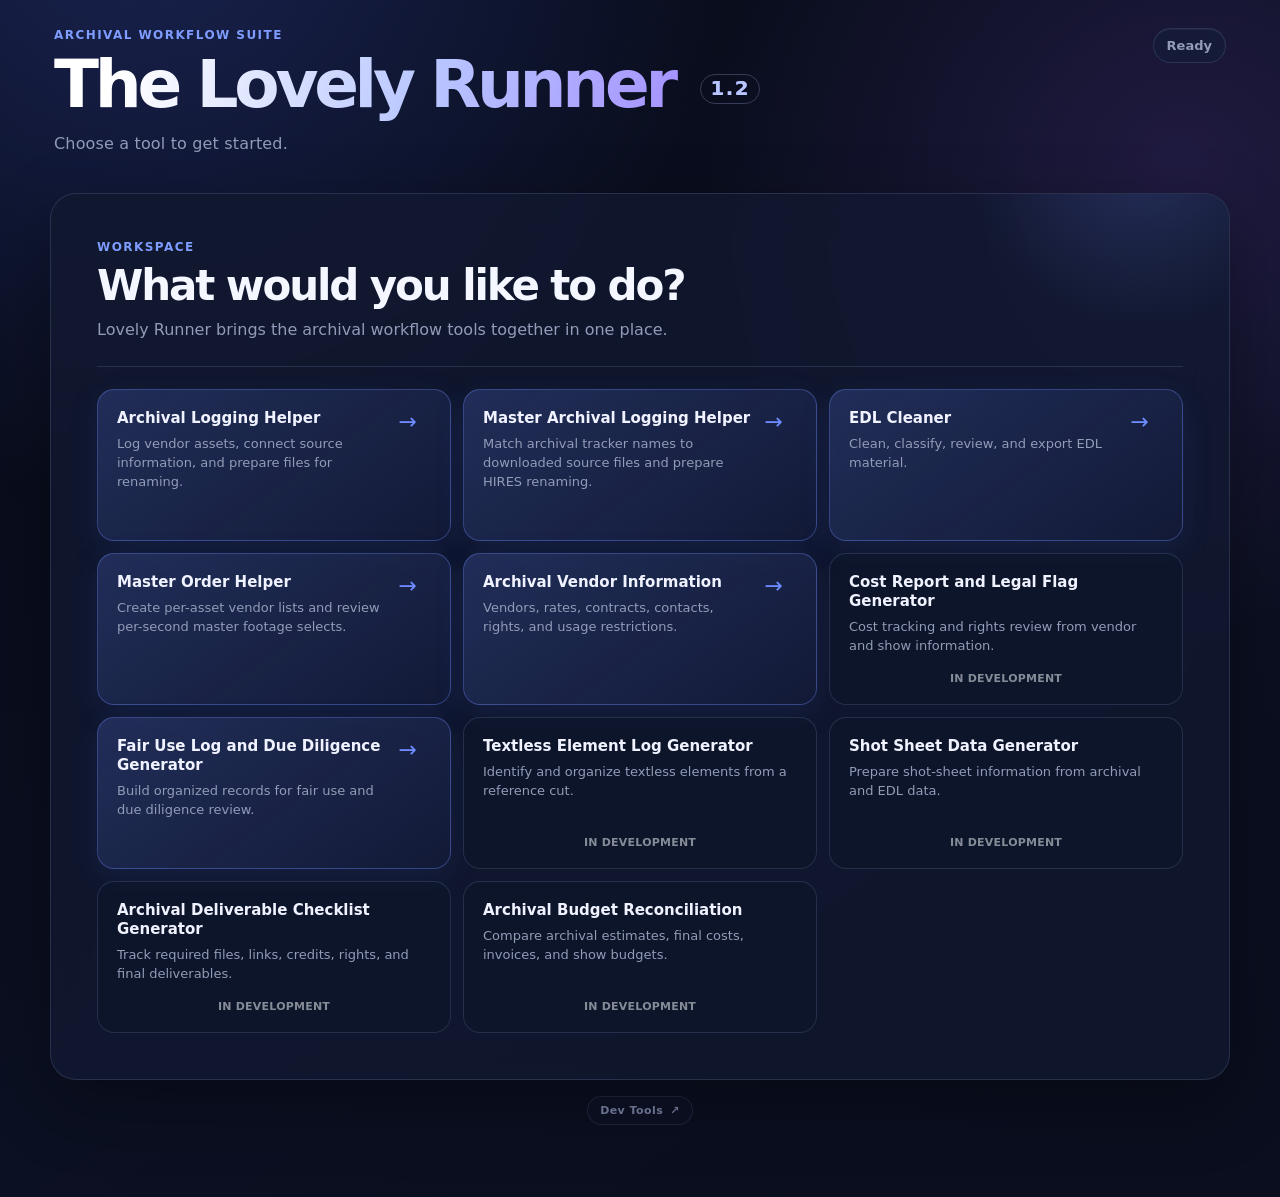
<file: index.html>
<!doctype html>
<html lang="en">
<head>
  <meta charset="utf-8">
  <meta name="viewport" content="width=device-width, initial-scale=1">
  <title>The Lovely Runner</title>
  <link rel="stylesheet" href="style.css">
</head>
<body>
  <main class="app-shell">
    <header class="hero">
      <div>
        <div class="eyebrow">ARCHIVAL WORKFLOW SUITE</div>
        <h1>The Lovely Runner <span class="version-tag">1.2</span></h1>
        <p>Choose a tool to get started.</p>
      </div>
      <div class="status-pill">Ready</div>
    </header>

    <section class="card home-card">
      <div class="home-intro">
        <div class="eyebrow">WORKSPACE</div>
        <h2>What would you like to do?</h2>
        <p>Lovely Runner brings the archival workflow tools together in one place.</p>
      </div>

      <div class="tool-grid">
        <a class="tool-card active-tool" href="archival-logging.html">
          <span class="tool-copy">
            <strong>Archival Logging Helper</strong>
            <span>Log vendor assets, connect source information, and prepare files for renaming.</span>
          </span>
          <span class="tool-arrow">→</span>
        </a>

        <a class="tool-card active-tool" href="master-archival-logging.html">
          <span class="tool-copy">
            <strong>Master Archival Logging Helper</strong>
            <span>Match archival tracker names to downloaded source files and prepare HIRES renaming.</span>
          </span>
          <span class="tool-arrow">→</span>
        </a>

        <a class="tool-card active-tool" href="edl-cleaner.html">
          <span class="tool-copy">
            <strong>EDL Cleaner</strong>
            <span>Clean, classify, review, and export EDL material.</span>
          </span>
          <span class="tool-arrow">→</span>
        </a>

        <a class="tool-card active-tool" href="master-order-delivery.html">
          <span class="tool-copy">
            <strong>Master Order Helper</strong>
            <span>Create per-asset vendor lists and review per-second master footage selects.</span>
          </span>
          <span class="tool-arrow">→</span>
        </a>

        <a class="tool-card active-tool" href="vendor-information.html">
          <span class="tool-copy">
            <strong>Archival Vendor Information</strong>
            <span>Vendors, rates, contracts, contacts, rights, and usage restrictions.</span>
          </span>
          <span class="tool-arrow">→</span>
        </a>

        <div class="tool-card planned-tool">
          <span class="tool-copy">
            <strong>Cost Report and Legal Flag Generator</strong>
            <span>Cost tracking and rights review from vendor and show information.</span>
          </span>
          <span class="tool-status">In development</span>
        </div>

        <a class="tool-card active-tool" href="fair-use-log.html">
          <span class="tool-copy">
            <strong>Fair Use Log and Due Diligence Generator</strong>
            <span>Build organized records for fair use and due diligence review.</span>
          </span>
          <span class="tool-arrow">→</span>
        </a>

        <div class="tool-card planned-tool">
          <span class="tool-copy">
            <strong>Textless Element Log Generator</strong>
            <span>Identify and organize textless elements from a reference cut.</span>
          </span>
          <span class="tool-status">In development</span>
        </div>

        <div class="tool-card planned-tool">
          <span class="tool-copy">
            <strong>Shot Sheet Data Generator</strong>
            <span>Prepare shot-sheet information from archival and EDL data.</span>
          </span>
          <span class="tool-status">In development</span>
        </div>

        <div class="tool-card planned-tool">
          <span class="tool-copy">
            <strong>Archival Deliverable Checklist Generator</strong>
            <span>Track required files, links, credits, rights, and final deliverables.</span>
          </span>
          <span class="tool-status">In development</span>
        </div>

        <div class="tool-card planned-tool">
          <span class="tool-copy">
            <strong>Archival Budget Reconciliation</strong>
            <span>Compare archival estimates, final costs, invoices, and show budgets.</span>
          </span>
          <span class="tool-status">In development</span>
        </div>
      </div>
    </section>
    <div class="dev-tools-entry">
      <a class="dev-tools-link" href="dev-tools.html">Dev Tools <span aria-hidden="true">↗</span></a>
    </div>
  </main>
</body>
</html>
</file>
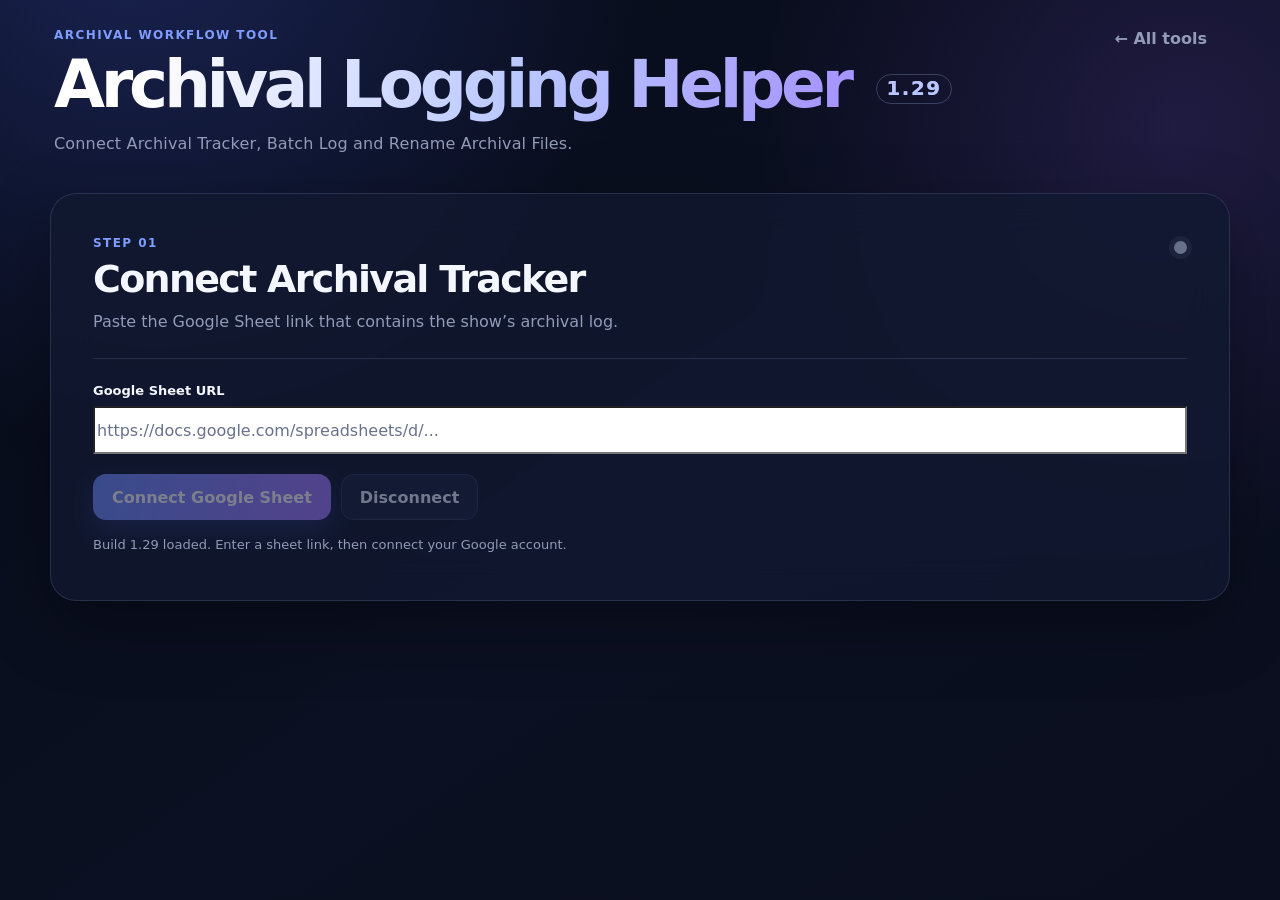
<file: archival-logging.html>
<!doctype html>
<html lang="en">
<head>
  <meta charset="utf-8">
  <meta name="viewport" content="width=device-width, initial-scale=1">
  <title>Archival Logging Helper · The Lovely Runner</title>
  <link rel="stylesheet" href="style.css">
</head>
<body>
  <main class="app-shell">
    <header class="hero">
      <div>
        <div class="eyebrow">ARCHIVAL WORKFLOW TOOL</div>
        <h1>Archival Logging Helper <span class="version-tag">1.29</span></h1>
        <p>Connect Archival Tracker, Batch Log and Rename Archival Files.</p>
      </div>
      <a class="button ghost back-home" href="index.html">← All tools</a>
    </header>

    <section class="card logger-card">
      <div class="logger-heading">
        <div>
          <div class="eyebrow">STEP 01</div>
          <h2>Connect Archival Tracker</h2>
          <p>Paste the Google Sheet link that contains the show’s archival log.</p>
        </div>
        <div class="connection-dot" id="connectionDot"></div>
      </div>

      <div class="field">
        <label for="sheetUrl">Google Sheet URL</label>
        <input id="sheetUrl" type="url" placeholder="https://docs.google.com/spreadsheets/d/..." autocomplete="off">
      </div>

      <div class="logger-actions">
        <button class="button primary" id="connectButton" disabled>Connect Google Sheet</button>
        <button class="button secondary" id="signOutButton" disabled>Disconnect</button>
      </div>

      <div class="logger-status" id="loggerStatus" aria-live="polite">
        Enter a sheet link, then connect your Google account.
      </div>
    </section>

    <section class="card logger-card hidden" id="trackerCard">
      <div class="logger-heading">
        <div>
          <div class="eyebrow">STEP 02</div>
          <h2>Tracker Activated</h2>
          <p id="trackerSummary">Connected tracker details will appear here.</p>
        </div>
      </div>

      <div class="tracker-details" id="trackerDetails"></div>

    </section>

    <section class="card logger-card hidden" id="clipLogCard">
      <div class="logger-heading">
        <div>
          <div class="eyebrow">STEP 03</div>
          <h2>Source Folder Batch Logging</h2>
          <p>Select source folder containing one or more archival assets. Archival Logger will extract usable metadata from Source Links and/or Physical File information. User can also manually add data.</p>
        </div>
      </div>

      <h3 class="source-folder-heading">Select Source Folder</h3>
      <div class="logger-test-grid">
        <div class="field">
          <label for="clipFolder">Source Folder</label>
          <input id="clipFolder" type="file" webkitdirectory directory multiple hidden aria-label="Choose source folder">
          <button class="button secondary folder-button" id="chooseSourceButton" type="button">Choose Source Folder</button>
          <button class="button ghost reset-button" id="resetSourceButton" type="button">Reset</button>
          <div class="logger-status" id="sourceFolderName" aria-live="polite">No source folder selected.</div>
          <div class="logger-warning hidden" id="sourceFolderWarning" role="alert"></div>
        </div>
        <div class="field">
          <label for="arcStart">ARC Number Start</label>
          <input id="arcStart" type="text" inputmode="numeric" pattern="[0-9]*" placeholder="e.g. 2530" autocomplete="off" value="">
          <div class="logger-status arc-readback" id="arcStartReadback" aria-live="polite">Enter a starting ARC number to calculate the first row.</div>
        </div>
        <div class="field">
          <label for="assetCount">Number of Assets</label>
          <input id="assetCount" class="calculated-field" type="number" readonly value="0">
        </div>
        <div class="field">
          <label for="arcFinish">ARC Number Finish</label>
          <input id="arcFinish" class="calculated-field" type="text" readonly value="">
        </div>
      </div>

      <div class="manual-source-panel">
        <div class="field">
          <label for="manualVendor">Choose Manual Vendor/Source</label>
          <input id="manualVendor" list="manualVendorOptions" placeholder="Type to search Column F sources" disabled>
          <datalist id="manualVendorOptions"></datalist>
        </div>
        <p class="manual-source-note">Archival Logger will auto-generate source for Getty, Alamy, Pond5, and Shutterstock. Only use this for other Sources.</p>
        <div class="manual-source-options">
          <label><input type="radio" name="manualApplyMode" value="batch" checked> Apply Source to All</label>
          <label><input type="radio" name="manualApplyMode" value="range"> Apply Source to Range</label>
        </div>
        <div class="manual-range-grid hidden" id="manualRangeFields">
          <div class="field"><label for="manualStart">Manual ARC Start</label><input id="manualStart" type="number" min="0" step="1" placeholder="Start ARC"></div>
          <div class="field"><label for="manualEnd">Manual ARC End</label><input id="manualEnd" type="number" min="0" step="1" placeholder="End ARC"></div>
        </div>
        <button class="button secondary" id="applyManualVendorButton" disabled>Apply Manual Source</button>
        <div class="logger-status" id="manualVendorStatus" aria-live="polite"></div>
      </div>

      <div class="manual-adjustments-panel">
        <h3>Manual Tracker Adjustments</h3>
        <p class="manual-source-note">Use these fields to add or correct information before completing the tracker manually.</p>
        <div class="adjustment-row">
          <label for="manualEpisode">Episode/Segment (H)</label>
          <input id="manualEpisode" type="text" placeholder="Optional episode or segment">
          <select id="manualEpisodeMode"><option value="batch">Apply to All</option><option value="range">Apply to Range</option></select>
          <button class="button secondary" data-adjustment="episode">Apply</button>
        </div>
        <div class="adjustment-row">
          <label for="manualDescription">File Description (I)</label>
          <input id="manualDescription" type="text" placeholder="Optional file description">
          <select id="manualDescriptionMode"><option value="batch">Apply to All</option><option value="range">Apply to Range</option></select>
          <button class="button secondary" data-adjustment="description">Apply</button>
        </div>
        <div class="adjustment-row">
          <label for="manualHires">HIRES (K)</label>
          <select id="manualHires" disabled><option value="">Connect a tracker to load Column K values</option></select>
          <select id="manualHiresMode"><option value="batch">Apply to All</option><option value="range">Apply to Range</option></select>
          <button class="button secondary" data-adjustment="hires">Apply</button>
        </div>
        <div class="adjustment-row">
          <label for="manualClass">Archival Class (L)</label>
          <select id="manualClass" disabled><option value="">Connect a tracker to load Column L values</option></select>
          <select id="manualClassMode"><option value="batch">Apply to All</option><option value="range">Apply to Range</option></select>
          <button class="button secondary" data-adjustment="class">Apply</button>
        </div>
        <div class="manual-adjustment-range">
          <div class="field"><label for="adjustmentStart">Adjustment ARC Start</label><input id="adjustmentStart" type="number" min="0" step="1" placeholder="Start ARC"></div>
          <div class="field"><label for="adjustmentEnd">Adjustment ARC End</label><input id="adjustmentEnd" type="number" min="0" step="1" placeholder="End ARC"></div>
        </div>
        <div class="logger-status" id="adjustmentStatus" aria-live="polite"></div>
      </div>

      <div class="logger-status" id="clipSelectionStatus" aria-live="polite">Choose a source folder containing one or more clips.</div>
      <div class="clip-preview hidden" id="clipPreview"></div>
      <button class="button primary" id="logClipButton" disabled>Log Test Clip</button>
      <div class="logger-status" id="clipWriteStatus" aria-live="polite"></div>

      <div class="rename-panel hidden" id="renamePanel">
        <div class="eyebrow">STEP 04</div>
        <h3>Rename logged files</h3>
        <p>After logging succeeds, Lovely Runner will use Column D to find each source file and Column B to determine its new name.</p>
        <button class="button primary" id="renameButton" disabled>Rename Files</button>
        <button class="button secondary" id="undoButton" disabled>Undo Last Log</button>
        <div class="logger-status" id="renameStatus" aria-live="polite"></div>
      </div>
    </section>
  </main>

  <script src="https://apis.google.com/js/api.js"></script>
  <script src="https://accounts.google.com/gsi/client"></script>
  <script src="archival-logging.js?v=1.29"></script>
</body>
</html>
</file>
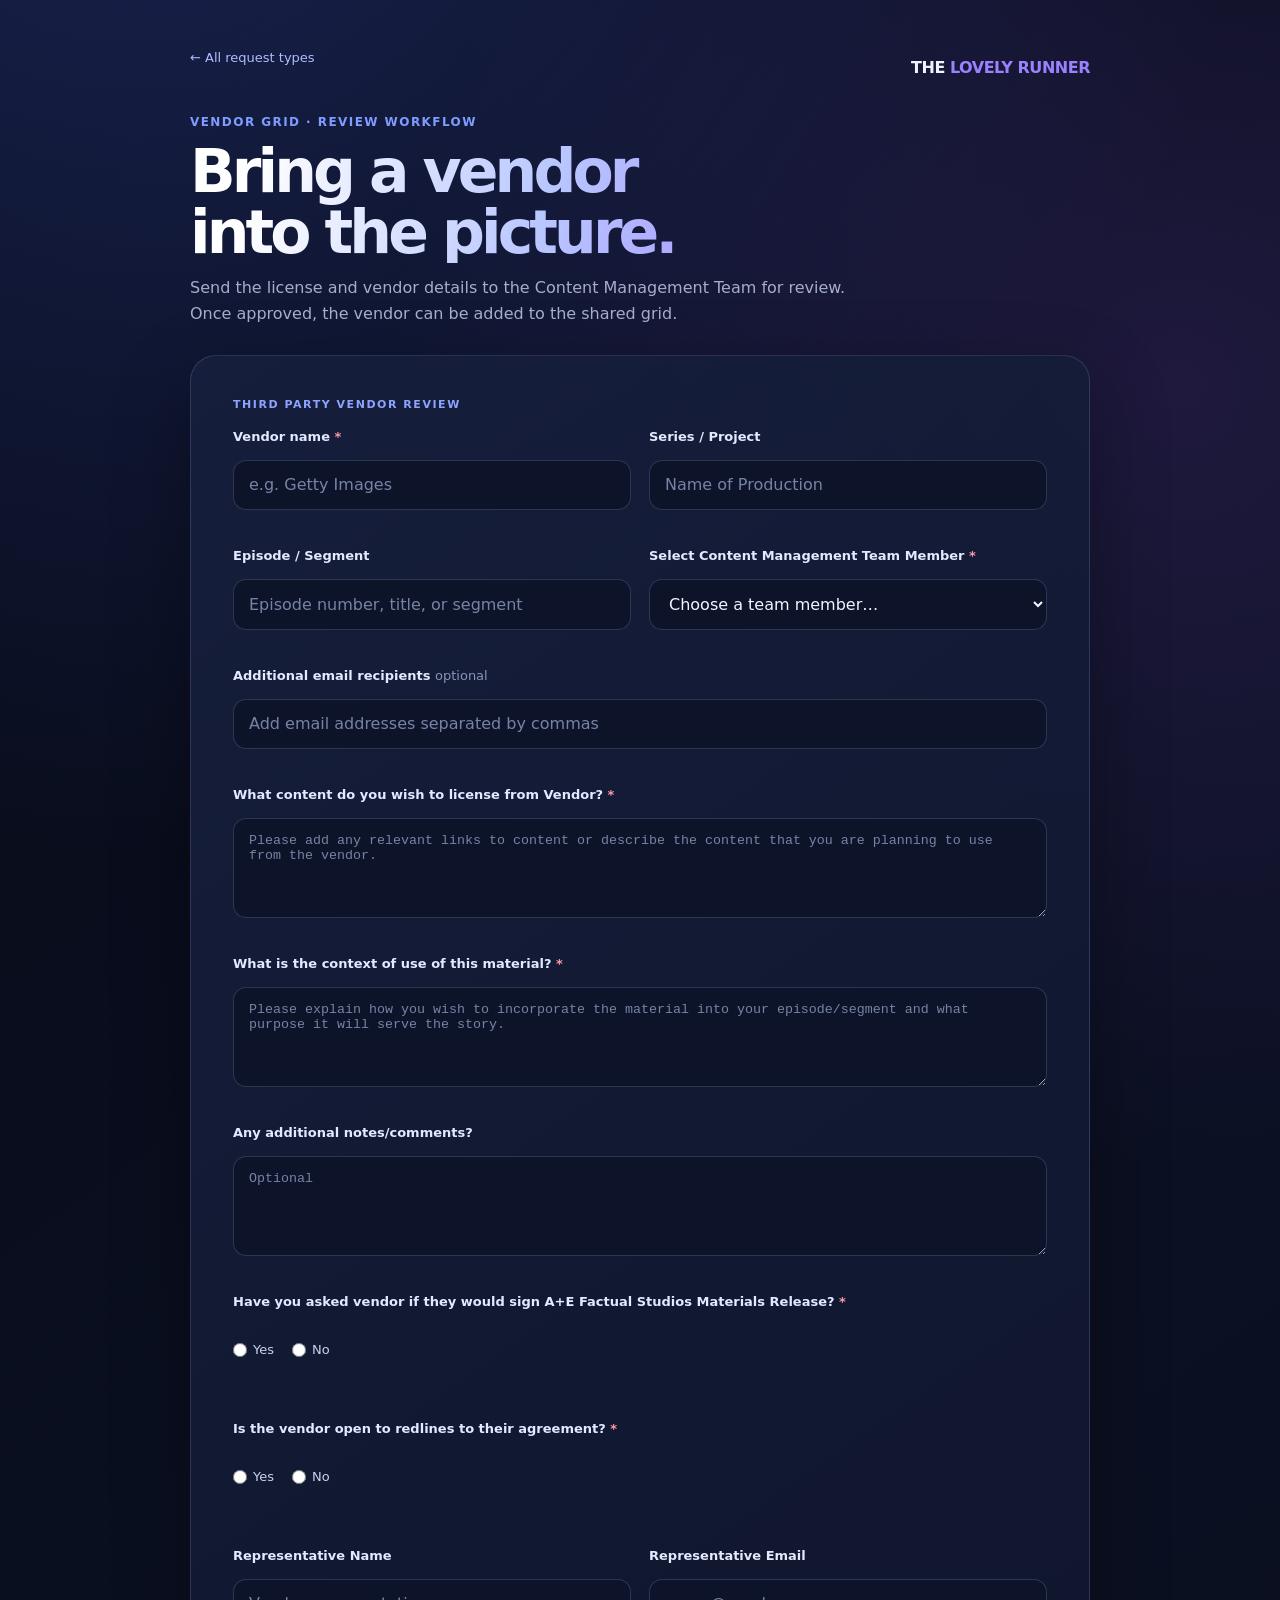
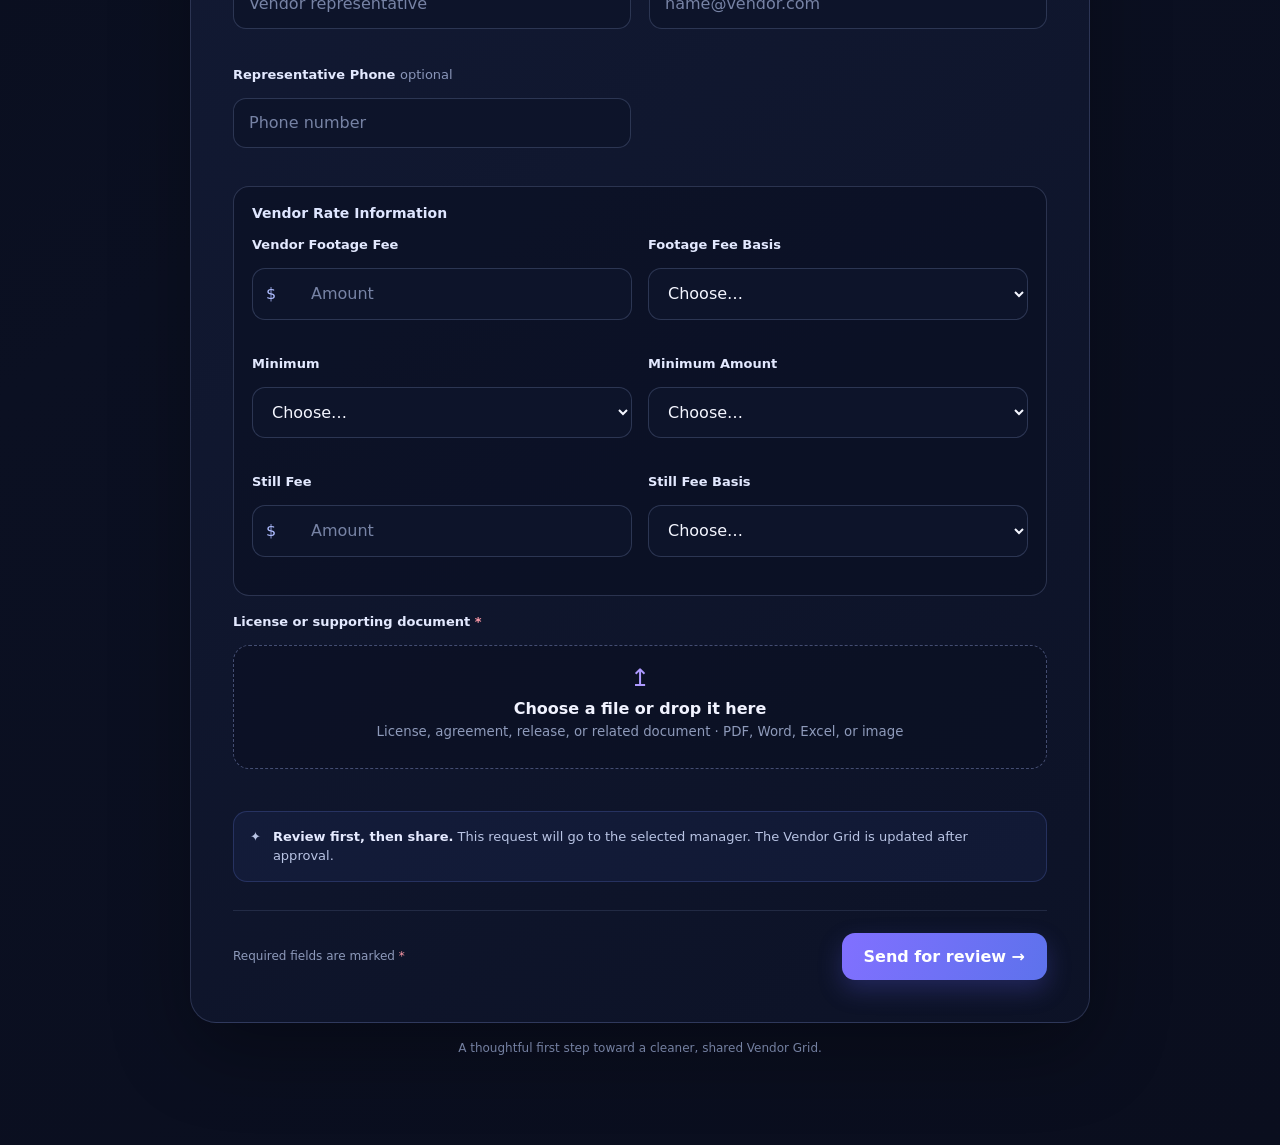
<file: content-team-archival-request.html>
<!doctype html>
<html lang="en">
<head>
  <meta charset="utf-8"><meta name="viewport" content="width=device-width, initial-scale=1">
  <meta name="robots" content="noindex, nofollow">
  <title>Vendor Review Request 1.0 | The Lovely Runner</title>
  <link rel="stylesheet" href="style.css">
  <style>
    .request-wrap{max-width:900px;margin:auto}.request-top{display:flex;justify-content:space-between;align-items:center;margin:22px 0 30px}.request-brand{font-weight:800;letter-spacing:-.03em;color:#eef2ff}.request-brand span{color:#9a82ff}.request-title{max-width:680px;margin-bottom:28px}.request-title h1{font-size:clamp(38px,6vw,60px);line-height:1.02;margin:12px 0}.request-title p{color:#a5aec9;font-size:16px;line-height:1.6}.request-card{padding:clamp(22px,4vw,42px);border:1px solid rgba(153,170,231,.2);border-radius:26px;background:linear-gradient(145deg,rgba(22,31,60,.96),rgba(13,19,39,.96));box-shadow:0 28px 80px rgba(0,0,0,.32)}.step-row{display:flex;align-items:center;gap:12px;margin-bottom:30px;color:#a6b0d0;font-size:13px}.step-dot{height:28px;width:28px;border-radius:50%;display:grid;place-items:center;background:#7664ec;color:white;font-weight:800}.step-line{height:1px;flex:1;background:linear-gradient(90deg,#7664ec,rgba(144,160,210,.2))}.step-label{color:#e6eaff;font-weight:700}.section-kicker{font-size:11px;letter-spacing:.14em;color:#8ea2ff;text-transform:uppercase;font-weight:800;margin:0 0 16px}.form-grid{display:grid;grid-template-columns:1fr 1fr;gap:18px}.field{display:grid;gap:8px}.field.full{grid-column:1/-1}.field label{font-size:13px;color:#e3e9ff;font-weight:700}.field label em{color:#8995b8;font-style:normal;font-weight:500}.field input,.field select,.field textarea{width:100%;border:1px solid rgba(157,174,226,.22);border-radius:13px;background:#0d142a;color:#f4f6ff;padding:14px 15px;outline:none}.field input,.field select{min-height:50px}.field textarea{min-height:100px;resize:vertical}.field input:focus,.field select:focus,.field textarea:focus{border-color:#9584ff;box-shadow:0 0 0 3px rgba(149,132,255,.15)}.field input::placeholder,.field textarea::placeholder{color:#7783a5}.upload{position:relative;min-height:116px;border:1px dashed rgba(147,162,222,.42);border-radius:16px;background:rgba(10,16,34,.6);display:grid;place-items:center;text-align:center;padding:18px;cursor:pointer;transition:.2s}.upload:hover,.upload.drag{border-color:#a594ff;background:rgba(116,94,227,.1)}.upload input{position:absolute;inset:0;width:100%;height:100%;opacity:0;cursor:pointer}.upload strong{display:block;color:#f1f3ff;margin:7px 0 3px}.upload small{color:#8e9aba}.upload-icon{font-size:24px;color:#ad9aff}.attach-list{margin-top:10px;color:#bfc9e8;font-size:13px}.approval-note{display:flex;gap:12px;margin-top:22px;padding:15px 16px;border:1px solid rgba(117,143,255,.2);border-radius:14px;background:rgba(82,105,209,.08);color:#b9c4e4;font-size:13px;line-height:1.5}.approval-note b{color:#e5eaff}.form-actions{display:flex;justify-content:space-between;align-items:center;gap:14px;margin-top:28px;padding-top:22px;border-top:1px solid rgba(157,174,226,.14)}.privacy{color:#8d99ba;font-size:12px}.submit-btn{border:0;border-radius:13px;padding:14px 22px;background:linear-gradient(110deg,#8170ff,#5d72ec);color:white;font-weight:800;box-shadow:0 10px 25px rgba(89,91,226,.28);transition:transform .18s,filter .18s}.submit-btn:hover{transform:translateY(-2px);filter:brightness(1.1)}.success{display:none;text-align:center;padding:38px 12px}.success.show{display:block}.success-mark{width:58px;height:58px;border-radius:50%;display:grid;place-items:center;margin:0 auto 18px;background:rgba(73,215,164,.15);border:1px solid rgba(73,215,164,.4);color:#74efbd;font-size:27px}.success h2{font-size:30px;margin-bottom:10px}.success p{color:#a7b1d0;line-height:1.6}.success .submit-btn{margin-top:22px}.draft-preview{margin:22px auto 0;text-align:left;padding:20px;border:1px solid var(--border);border-radius:14px;background:#0d142a;color:#dce4ff}.draft-preview p{display:grid;grid-template-columns:90px 1fr;gap:12px;padding:8px 0;border-bottom:1px solid rgba(157,174,226,.12);overflow-wrap:anywhere}.draft-preview p b{color:#9eafff}.draft-body{white-space:pre-wrap;padding:18px 0;line-height:1.7;color:#e7ebff}.draft-note{font-size:12px;margin-top:14px;color:#aab4d1}.hidden{display:none!important}.required{color:#ff9ba9}.request-foot{text-align:center;color:#7480a1;font-size:12px;margin:18px 0}.choice-row{display:flex;align-items:center;gap:18px}.choice-row label{display:inline-flex;align-items:center;gap:6px;color:#cbd3ec;font-size:13px;font-weight:500;cursor:pointer}.choice-row input{width:14px;height:14px;margin:0;accent-color:#8c7aff}.rate-panel{grid-column:1/-1;border:1px solid rgba(157,174,226,.22);border-radius:16px;background:rgba(10,16,34,.55);padding:18px}.rate-panel h3{margin:0 0 16px;color:#dfe6ff;font-size:14px}.rate-grid{display:grid;grid-template-columns:1fr 1fr;gap:16px}.rate-amount{display:grid;grid-template-columns:30px 1fr;align-items:center;border:1px solid rgba(157,174,226,.22);border-radius:13px;background:#0d142a;padding-left:13px;color:#aebcff}.rate-amount input{border:0!important;background:transparent!important;box-shadow:none!important}.file-chip{display:inline-flex;align-items:center;gap:8px;background:#182344;padding:8px 11px;border-radius:9px;margin:6px 6px 0 0}
    @media(max-width:650px){.form-grid{grid-template-columns:1fr}.field.full{grid-column:auto}.form-actions{align-items:stretch;flex-direction:column-reverse}.submit-btn{width:100%}.request-top{margin-top:12px}}
  </style>
</head>
<body>
  <main class="app-shell request-wrap">
    <div class="request-top"><a class="dev-back-link" href="content-team-request-home.html">← All request types</a><div class="request-brand">THE <span>LOVELY RUNNER</span></div></div>
    <header class="request-title"><div class="eyebrow">VENDOR GRID · REVIEW WORKFLOW</div><h1>Bring a vendor<br>into the picture.</h1><p>Send the license and vendor details to the Content Management Team for review. Once approved, the vendor can be added to the shared grid.</p></header>
    <section class="request-card">
      <div id="formView">
        
        <div class="section-kicker">Third Party Vendor Review</div>
        <form id="vendorForm">
          <div class="form-grid">
            <div class="field"><label for="vendorName">Vendor name <span class="required">*</span></label><input id="vendorName" required placeholder="e.g. Getty Images"></div>
            <div class="field"><label for="series">Series / Project</label><input id="series" placeholder="Name of Production"></div>
            <div class="field"><label for="episode">Episode / Segment</label><input id="episode" placeholder="Episode number, title, or segment"></div>
            <div class="field"><label for="manager">Select Content Management Team Member <span class="required">*</span></label><select id="manager" required><option value="">Choose a team member…</option><option value="Nancy Kim">Nancy Kim</option><option value="Sunny Turner">Sunny Turner</option></select></div>
            <div class="field full"><label for="extraEmails">Additional email recipients <em>optional</em></label><input id="extraEmails" type="text" placeholder="Add email addresses separated by commas"></div>
            <div class="field full"><label for="context">What content do you wish to license from Vendor? <span class="required">*</span></label><textarea id="context" required placeholder="Please add any relevant links to content or describe the content that you are planning to use from the vendor."></textarea></div>
            <div class="field full"><label for="useContext">What is the context of use of this material? <span class="required">*</span></label><textarea id="useContext" required placeholder="Please explain how you wish to incorporate the material into your episode/segment and what purpose it will serve the story."></textarea></div>
            <div class="field full"><label for="additionalNotes">Any additional notes/comments?</label><textarea id="additionalNotes" placeholder="Optional"></textarea></div>
            <div class="field full"><label>Have you asked vendor if they would sign A+E Factual Studios Materials Release? <span class="required">*</span></label><div class="choice-row"><label><input type="radio" name="materialsRelease" value="Yes" required> Yes</label><label><input type="radio" name="materialsRelease" value="No" required> No</label></div></div>
            <div class="field full"><label>Is the vendor open to redlines to their agreement? <span class="required">*</span></label><div class="choice-row"><label><input type="radio" name="redlines" value="Yes" required> Yes</label><label><input type="radio" name="redlines" value="No" required> No</label></div></div>
            <div class="field"><label for="representativeName">Representative Name</label><input id="representativeName" placeholder="Vendor representative"></div>
            <div class="field"><label for="representativeEmail">Representative Email</label><input id="representativeEmail" type="email" placeholder="name@vendor.com"></div>
            <div class="field"><label for="representativePhone">Representative Phone <em>optional</em></label><input id="representativePhone" type="tel" placeholder="Phone number"></div>
            <section class="rate-panel" aria-labelledby="vendorRateHeading"><h3 id="vendorRateHeading">Vendor Rate Information</h3><div class="rate-grid">
              <div class="field"><label for="footageFee">Vendor Footage Fee</label><div class="rate-amount"><span>$</span><input id="footageFee" type="number" min="0" step="0.01" placeholder="Amount"></div></div>
              <div class="field"><label for="footageRateType">Footage Fee Basis</label><select id="footageRateType"><option value="">Choose…</option><option>Per Second</option><option>Per Asset</option><option>Flat Fee</option><option>N/A</option><option>Custom</option></select></div>
              <div class="field"><label for="hasMinimum">Minimum</label><select id="hasMinimum"><option value="">Choose…</option><option>Yes</option><option>No</option></select></div>
              <div class="field"><label for="minimumAmount">Minimum Amount</label><select id="minimumAmount"><option value="">Choose…</option><option>10 seconds</option><option>15 seconds</option><option>30 seconds</option><option>50 seconds</option><option>60 seconds</option></select></div>
              <div class="field"><label for="stillFee">Still Fee</label><div class="rate-amount"><span>$</span><input id="stillFee" type="number" min="0" step="0.01" placeholder="Amount"></div></div>
              <div class="field"><label for="stillRateType">Still Fee Basis</label><select id="stillRateType"><option value="">Choose…</option><option>Per Second</option><option>Per Asset</option><option>Flat Fee</option><option>N/A</option><option>Custom</option></select></div>
            </div></section>
            <div class="field full"><label for="license">License or supporting document <span class="required">*</span></label><div class="upload" id="dropArea"><input id="license" type="file" required accept=".pdf,.doc,.docx,.xls,.xlsx,.jpg,.jpeg,.png"><div><span class="upload-icon">↥</span><strong>Choose a file or drop it here</strong><small>License, agreement, release, or related document · PDF, Word, Excel, or image</small><div class="attach-list" id="attachList"></div></div></div></div>
          </div>
          <div class="approval-note"><span>✦</span><span><b>Review first, then share.</b> This request will go to the selected manager. The Vendor Grid is updated after approval.</span></div>
          <div class="form-actions"><span class="privacy">Required fields are marked <span class="required">*</span></span><button class="submit-btn" type="submit">Send for review <span aria-hidden="true">→</span></button></div>
        </form>
      </div>
      <div class="success" id="successView"><div class="eyebrow">OUTLOOK DRAFT PREVIEW</div><h2>Review your email</h2><div class="draft-preview"><p><b>To</b><span id="draftTo"></span></p><p><b>CC</b><span id="draftCc"></span></p><p><b>Subject</b><span id="draftSubject"></span></p><div class="draft-body" id="draftBody"></div><p><b>Attachment</b><span id="draftAttachment"></span></p></div><p class="draft-note">Preview only: this page does not yet create an Outlook draft. The chosen file is shown here but is not uploaded or attached to an email.</p><button class="submit-btn" id="newRequest" type="button">Back to form</button></div>
    </section>
    <div class="request-foot">A thoughtful first step toward a cleaner, shared Vendor Grid.</div>
  </main>
  <script>
    const fileInput=document.getElementById('license'), list=document.getElementById('attachList'), drop=document.getElementById('dropArea');
    function showFiles(files){list.innerHTML='';[...files].forEach(f=>{const chip=document.createElement('span');chip.className='file-chip';chip.textContent='📎 '+f.name;list.appendChild(chip)})}
    fileInput.addEventListener('change',()=>showFiles(fileInput.files));
    ['dragenter','dragover'].forEach(ev=>drop.addEventListener(ev,e=>{e.preventDefault();e.stopPropagation();drop.classList.add('drag')}));
    ['dragleave','dragend'].forEach(ev=>drop.addEventListener(ev,e=>{e.preventDefault();e.stopPropagation();drop.classList.remove('drag')}));
    drop.addEventListener('drop',e=>{
      e.preventDefault();e.stopPropagation();drop.classList.remove('drag');
      const files=[...(e.dataTransfer?.files||[])];
      if(!files.length)return;
      const accepted=files.filter(file=>/\.(pdf|doc|docx|xls|xlsx|jpg|jpeg|png)$/i.test(file.name));
      if(!accepted.length){alert('Please drop a PDF, Word, Excel, JPG, or PNG file.');return;}
      const transfer=new DataTransfer();transfer.items.add(accepted[0]);fileInput.files=transfer.files;
      showFiles(fileInput.files);fileInput.dispatchEvent(new Event('change',{bubbles:true}));
    });
    const managerEmails={'Nancy Kim':'Nancy.Kim@aegm.com','Sunny Turner':'Sunny.Turner@aegm.com'};
    document.getElementById('vendorForm').addEventListener('submit',e=>{e.preventDefault();
      const val=id=>document.getElementById(id).value.trim(), manager=val('manager'), vendor=val('vendorName'), series=val('series'), episode=val('episode');
      const materials=document.querySelector('input[name="materialsRelease"]:checked').value.toLowerCase();
      const redlines=document.querySelector('input[name="redlines"]:checked').value.toLowerCase();
      const to=managerEmails[manager];
      const fixedCc=['AEFS_productionrights@aegm.com','Manny.Psihountas@aegm.com'];
      const extras=val('extraEmails').split(/[;,\s]+/).filter(Boolean);
      document.getElementById('draftTo').textContent=to;
      document.getElementById('draftCc').textContent=[...fixedCc,...extras].join('; ');
      document.getElementById('draftSubject').textContent=`${series} ${episode} - ${vendor} - Agreement for Review and Approval`;
      const greeting=manager.split(' ')[0];
      const body=`Hi ${greeting},\n\nThe ${series} would like a review of the vendor ${vendor} for the following episode/segment ${episode}.\n\nContent we wish to license: ${val('context')}\n\nContext of use of material: ${val('useContext')}\n\nWe have${materials==='no'?' not':''} asked the vendor if they would sign our A+E Factual Studios Materials Release.\nThey are${redlines==='no'?' not':''} open to redlines.\n\nRepresentative Name: ${val('representativeName')||'Not provided'}\nRepresentative Email: ${val('representativeEmail')||'Not provided'}\nRepresentative Phone: ${val('representativePhone')||'Not provided'}\nVendor Footage Fee: $${val('footageFee')||'Not provided'}\nFootage Fee Basis: ${val('footageRateType')||'Not provided'}\nMinimum: ${val('hasMinimum')||'Not provided'}\nMinimum Amount: ${val('minimumAmount')||'Not provided'}\nStill Fee: $${val('stillFee')||'Not provided'}\nStill Fee Basis: ${val('stillRateType')||'Not provided'}${val('additionalNotes')?'\n\nAdditional notes/comments: '+val('additionalNotes'):''}\n\nThank you!`;
      document.getElementById('draftBody').textContent=body;
      document.getElementById('draftAttachment').textContent=fileInput.files[0]?.name||'No file selected';
      document.getElementById('formView').classList.add('hidden');document.getElementById('successView').classList.add('show')});
    document.getElementById('newRequest').addEventListener('click',()=>{document.getElementById('successView').classList.remove('show');document.getElementById('formView').classList.remove('hidden')});
  </script>
</body>
</html>
</file>
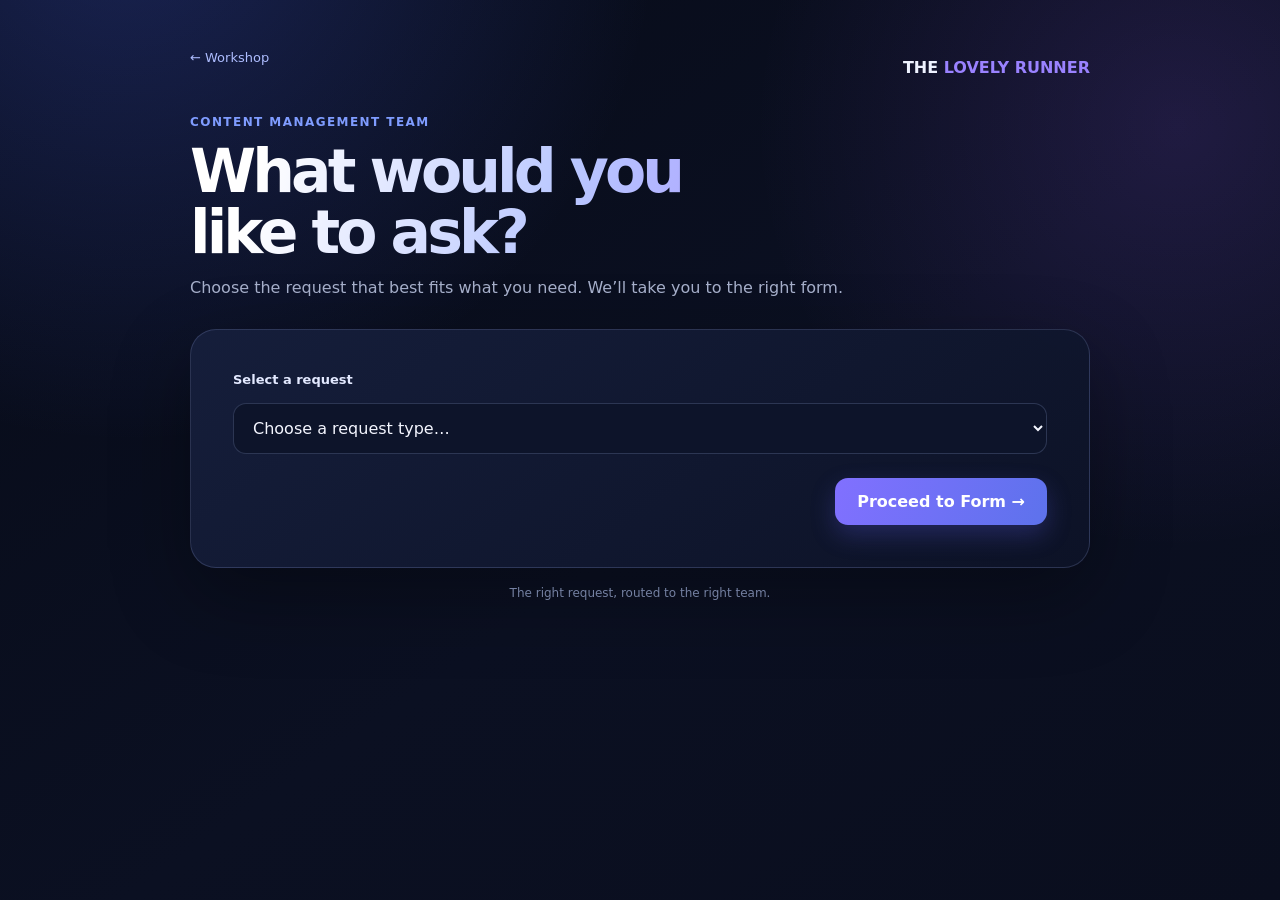
<file: content-team-request-home.html>
<!doctype html><html lang="en"><head><meta charset="utf-8"><meta name="viewport" content="width=device-width,initial-scale=1"><meta name="robots" content="noindex,nofollow"><title>Content Team Requests | The Lovely Runner</title><link rel="stylesheet" href="style.css"><style>.request-wrap{max-width:900px;margin:auto}.request-top{display:flex;justify-content:space-between;align-items:center;margin:22px 0 30px}.request-brand{font-weight:800;color:#eef2ff}.request-brand span{color:#9a82ff}.request-title{max-width:720px;margin-bottom:28px}.request-title h1{font-size:clamp(38px,6vw,60px);line-height:1.02;margin:12px 0}.request-title p{color:#a5aec9;font-size:16px;line-height:1.6}.request-card{padding:clamp(22px,4vw,42px);border:1px solid rgba(153,170,231,.2);border-radius:26px;background:linear-gradient(145deg,rgba(22,31,60,.96),rgba(13,19,39,.96));box-shadow:0 28px 80px rgba(0,0,0,.32)}.form-grid{display:grid;grid-template-columns:1fr 1fr;gap:18px}.field{display:grid;gap:8px}.field.full{grid-column:1/-1}.field label{font-size:13px;color:#e3e9ff;font-weight:700}.field input,.field select,.field textarea{width:100%;border:1px solid rgba(157,174,226,.22);border-radius:13px;background:#0d142a;color:#f4f6ff;padding:14px 15px;outline:none}.field input,.field select{min-height:50px}.field textarea{min-height:110px;resize:vertical}.choice-list{display:grid;gap:12px}.choice-list label{display:block;padding:16px 18px;border:1px solid rgba(153,170,231,.2);border-radius:14px;background:rgba(16,25,50,.8);color:#e7ebff;cursor:pointer;transition:.18s}.choice-list label:hover{border-color:#9584ff;background:rgba(116,94,227,.12);transform:translateY(-1px)}.choice-list input{accent-color:#8c7aff;margin-right:12px}.submit-btn{border:0;border-radius:13px;padding:14px 22px;background:linear-gradient(110deg,#8170ff,#5d72ec);color:white;font-weight:800;box-shadow:0 10px 25px rgba(89,91,226,.28);cursor:pointer}.request-foot{text-align:center;color:#7480a1;font-size:12px;margin:18px 0}.success-message{display:none;margin-top:16px;color:#91efc4}.form-actions{display:flex;justify-content:flex-end;margin-top:24px}@media(max-width:650px){.form-grid{grid-template-columns:1fr}.field.full{grid-column:auto}.form-actions .submit-btn{width:100%}}</style></head><body><main class="app-shell request-wrap"><div class="request-top"><a class="dev-back-link" href="dev-tools.html">← Workshop</a><div class="request-brand">THE <span>LOVELY RUNNER</span></div></div><header class="request-title"><div class="eyebrow">CONTENT MANAGEMENT TEAM</div><h1>What would you<br>like to ask?</h1><p>Choose the request that best fits what you need. We’ll take you to the right form.</p></header><section class="request-card"><form id="requestTypeForm"><div class="field"><label for="requestType">Select a request</label><select id="requestType" name="requestType" required><option value="">Choose a request type…</option><option value="content-team-archival-request.html">Third Party Vendor Review (New Licensing Agreement Review and Approval)</option><option value="materials-release-redlines.html">A+E Factual Studios Materials Release Redlines</option><option value="agreement-translation.html">Vendor Agreement and Materials Release Translation</option><option value="fair-use-request.html">A+E Factual Studios Fair Use Request</option><option value="public-domain-approval.html">A+E Factual Studios Public Domain Approval</option><option value="vendor-link-request.html">Third Party Vendor Link Request</option><option value="agreement-signature-request.html">Third Party Vendor Agreement Signature Request</option><option value="fair-use-log-submission.html">A+E Factual Studios Fair Use Log Submission</option><option value="promotions-questions.html">A+E Factual Studios Promotions Questions</option></select></div><div class="form-actions"><button class="submit-btn" type="submit">Proceed to Form <span aria-hidden="true">→</span></button></div></form></section><div class="request-foot">The right request, routed to the right team.</div></main><script>document.getElementById('requestTypeForm').addEventListener('submit',e=>{e.preventDefault();const chosen=document.getElementById('requestType').value;if(chosen)location.href=chosen})</script></body></html>
</file>
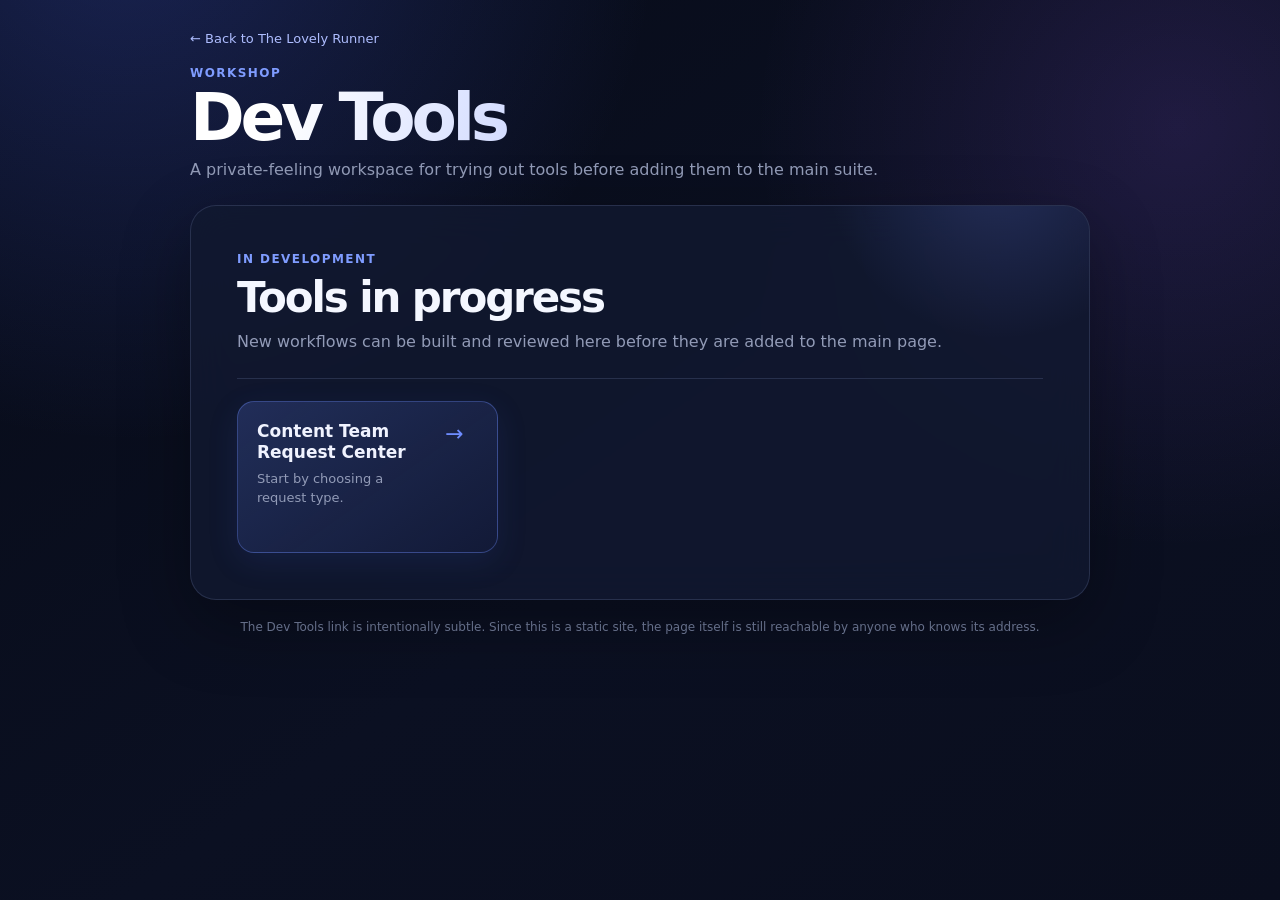
<file: dev-tools.html>
<!doctype html>
<html lang="en">
<head>
  <meta charset="utf-8">
  <meta name="viewport" content="width=device-width, initial-scale=1">
  <meta name="robots" content="noindex, nofollow">
  <title>Dev Tools | The Lovely Runner</title>
  <link rel="stylesheet" href="style.css">
</head>
<body>
  <main class="app-shell dev-tools-page">
    <a class="dev-back-link" href="index.html">← Back to The Lovely Runner</a>
    <header class="dev-tools-heading">
      <div class="eyebrow">WORKSHOP</div>
      <h1>Dev Tools</h1>
      <p>A private-feeling workspace for trying out tools before adding them to the main suite.</p>
    </header>

    <section class="card home-card" aria-labelledby="dev-tools-title">
      <div class="home-intro">
        <div class="eyebrow">IN DEVELOPMENT</div>
        <h2 id="dev-tools-title">Tools in progress</h2>
        <p>New workflows can be built and reviewed here before they are added to the main page.</p>
      </div>
      <div class="tool-grid">
        <a class="tool-card active-tool dev-tool-card" href="./content-team-request-home.html">
          <span class="tool-copy">
            <strong>Content Team Request Center</strong>
            <span>Start by choosing a request type.</span>
          </span>
          <span class="tool-arrow" aria-hidden="true">→</span>
        </a>
      </div>
    </section>
    <p class="dev-tools-note">The Dev Tools link is intentionally subtle. Since this is a static site, the page itself is still reachable by anyone who knows its address.</p>
  </main>
</body>
</html>
</file>
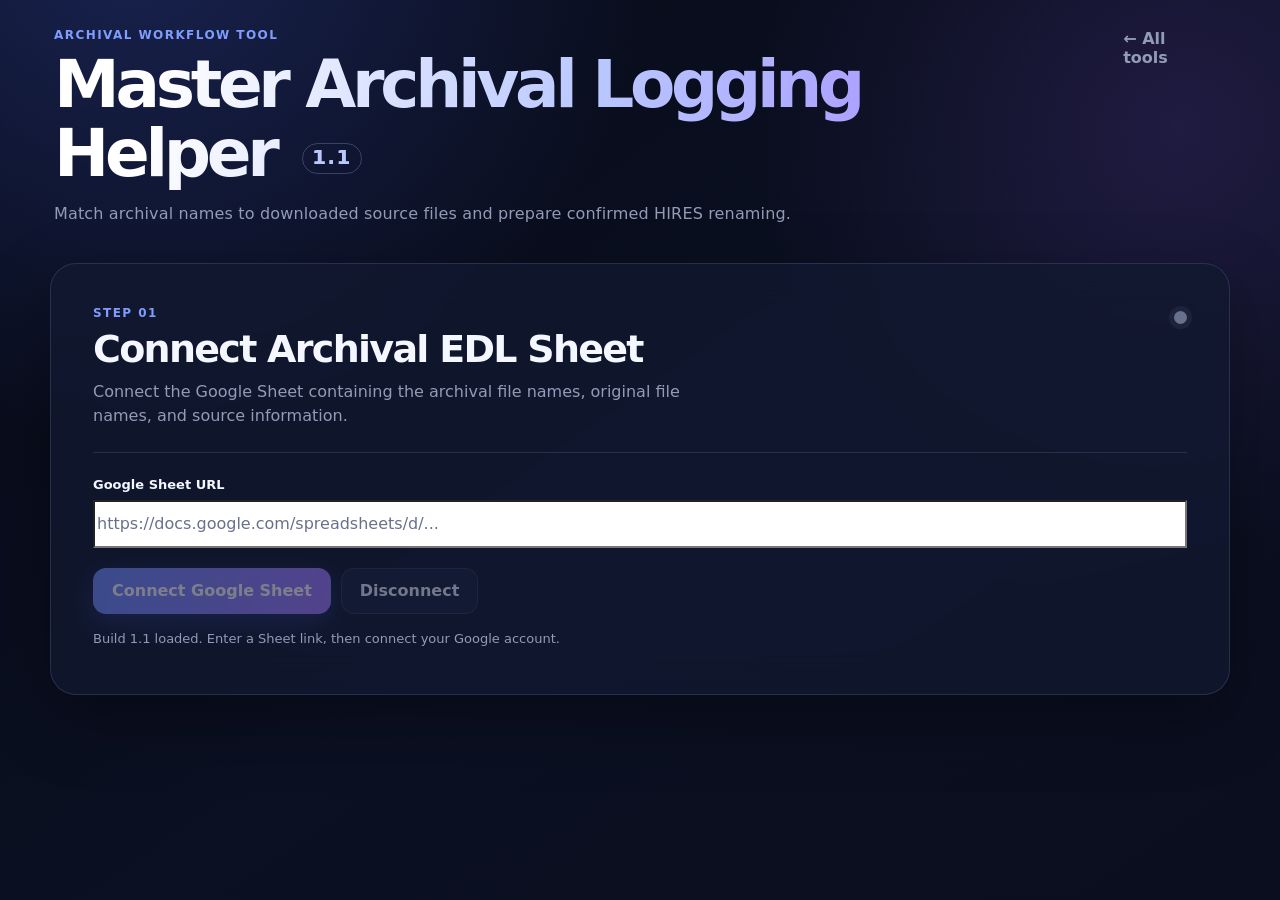
<file: master-archival-logging.html>
<!doctype html>
<html lang="en">
<head>
  <meta charset="utf-8">
  <meta name="viewport" content="width=device-width, initial-scale=1">
  <title>Master Archival Logging Helper · The Lovely Runner</title>
  <link rel="stylesheet" href="style.css">
</head>
<body>
  <main class="app-shell">
    <header class="hero">
      <div>
        <div class="eyebrow">ARCHIVAL WORKFLOW TOOL</div>
        <h1>Master Archival Logging Helper <span class="version-tag">1.1</span></h1>
        <p>Match archival names to downloaded source files and prepare confirmed HIRES renaming.</p>
      </div>
      <a class="button ghost back-home" href="index.html">← All tools</a>
    </header>

    <section class="card logger-card">
      <div class="logger-heading">
        <div>
          <div class="eyebrow">STEP 01</div>
          <h2>Connect Archival EDL Sheet</h2>
          <p>Connect the Google Sheet containing the archival file names, original file names, and source information.</p>
        </div>
        <div class="connection-dot" id="connectionDot"></div>
      </div>

      <div class="field">
        <label for="sheetUrl">Google Sheet URL</label>
        <input id="sheetUrl" type="url" placeholder="https://docs.google.com/spreadsheets/d/..." autocomplete="off">
      </div>
      <div class="logger-actions">
        <button class="button primary" id="connectButton" disabled>Connect Google Sheet</button>
        <button class="button secondary" id="disconnectButton" disabled>Disconnect</button>
      </div>
      <div class="logger-status" id="loggerStatus" aria-live="polite">Enter a Sheet link, then connect your Google account.</div>
    </section>

    <section class="card logger-card hidden" id="setupCard">
      <div class="logger-heading">
        <div>
          <div class="eyebrow">STEP 02</div>
          <h2>Identify the EDL Columns</h2>
          <p>Choose the Sheet tab and tell the tool which columns contain each type of information.</p>
        </div>
      </div>

      <div class="field">
        <label for="sheetTab">Sheet Tab</label>
        <select id="sheetTab" disabled></select>
      </div>

      <div class="master-column-grid">
        <div class="field">
          <label for="archivalColumn">Archival File Name Column</label>
          <select id="archivalColumn" disabled></select>
        </div>
        <div class="field">
          <label for="originalColumn">Original File Name Column</label>
          <select id="originalColumn" disabled></select>
        </div>
        <div class="field">
          <label for="sourceColumn">Source Column</label>
          <select id="sourceColumn" disabled></select>
        </div>
      </div>

      <div class="master-source-row">
        <div class="field">
          <label for="sourceSelect">Choose Source</label>
          <select id="sourceSelect" disabled><option value="">Choose a source</option></select>
        </div>
        <div class="field">
          <div class="logger-status" id="sheetSummary" aria-live="polite"></div>
        </div>
      </div>
      <div class="logger-status" id="setupStatus" aria-live="polite"></div>
    </section>

    <section class="card logger-card hidden" id="folderCard">
      <div class="logger-heading">
        <div>
          <div class="eyebrow">STEP 03</div>
          <h2>Connect Unlabeled Archive Folder</h2>
          <p>Select the desktop folder containing the downloaded source files. The tool will scan the folder root and match the original serial numbers.</p>
        </div>
      </div>

      <button class="button secondary" id="chooseFolderButton" type="button">Choose Archive Folder</button>
      <button class="button ghost reset-button" id="resetFolderButton" type="button">Reset Folder</button>
      <div class="logger-status" id="folderStatus" aria-live="polite">No archive folder selected.</div>
      <div class="logger-warning hidden" id="folderWarning" role="alert"></div>

      <div class="master-review hidden" id="reviewPanel"></div>
      <div class="master-unmatched hidden" id="unmatchedFiles" aria-live="polite"></div>
      <div class="master-note" id="reviewNote">Choose a source and archive folder to build the review grid.</div>
      <div class="master-actions">
        <button class="button primary" id="renameButton" disabled>Rename Confirmed Files</button>
      </div>
      <div class="logger-status" id="renameStatus" aria-live="polite"></div>
    </section>
  </main>

  <script src="https://apis.google.com/js/api.js"></script>
  <script src="https://accounts.google.com/gsi/client"></script>
  <script src="master-archival-logging.js"></script>
</body>
</html>
</file>
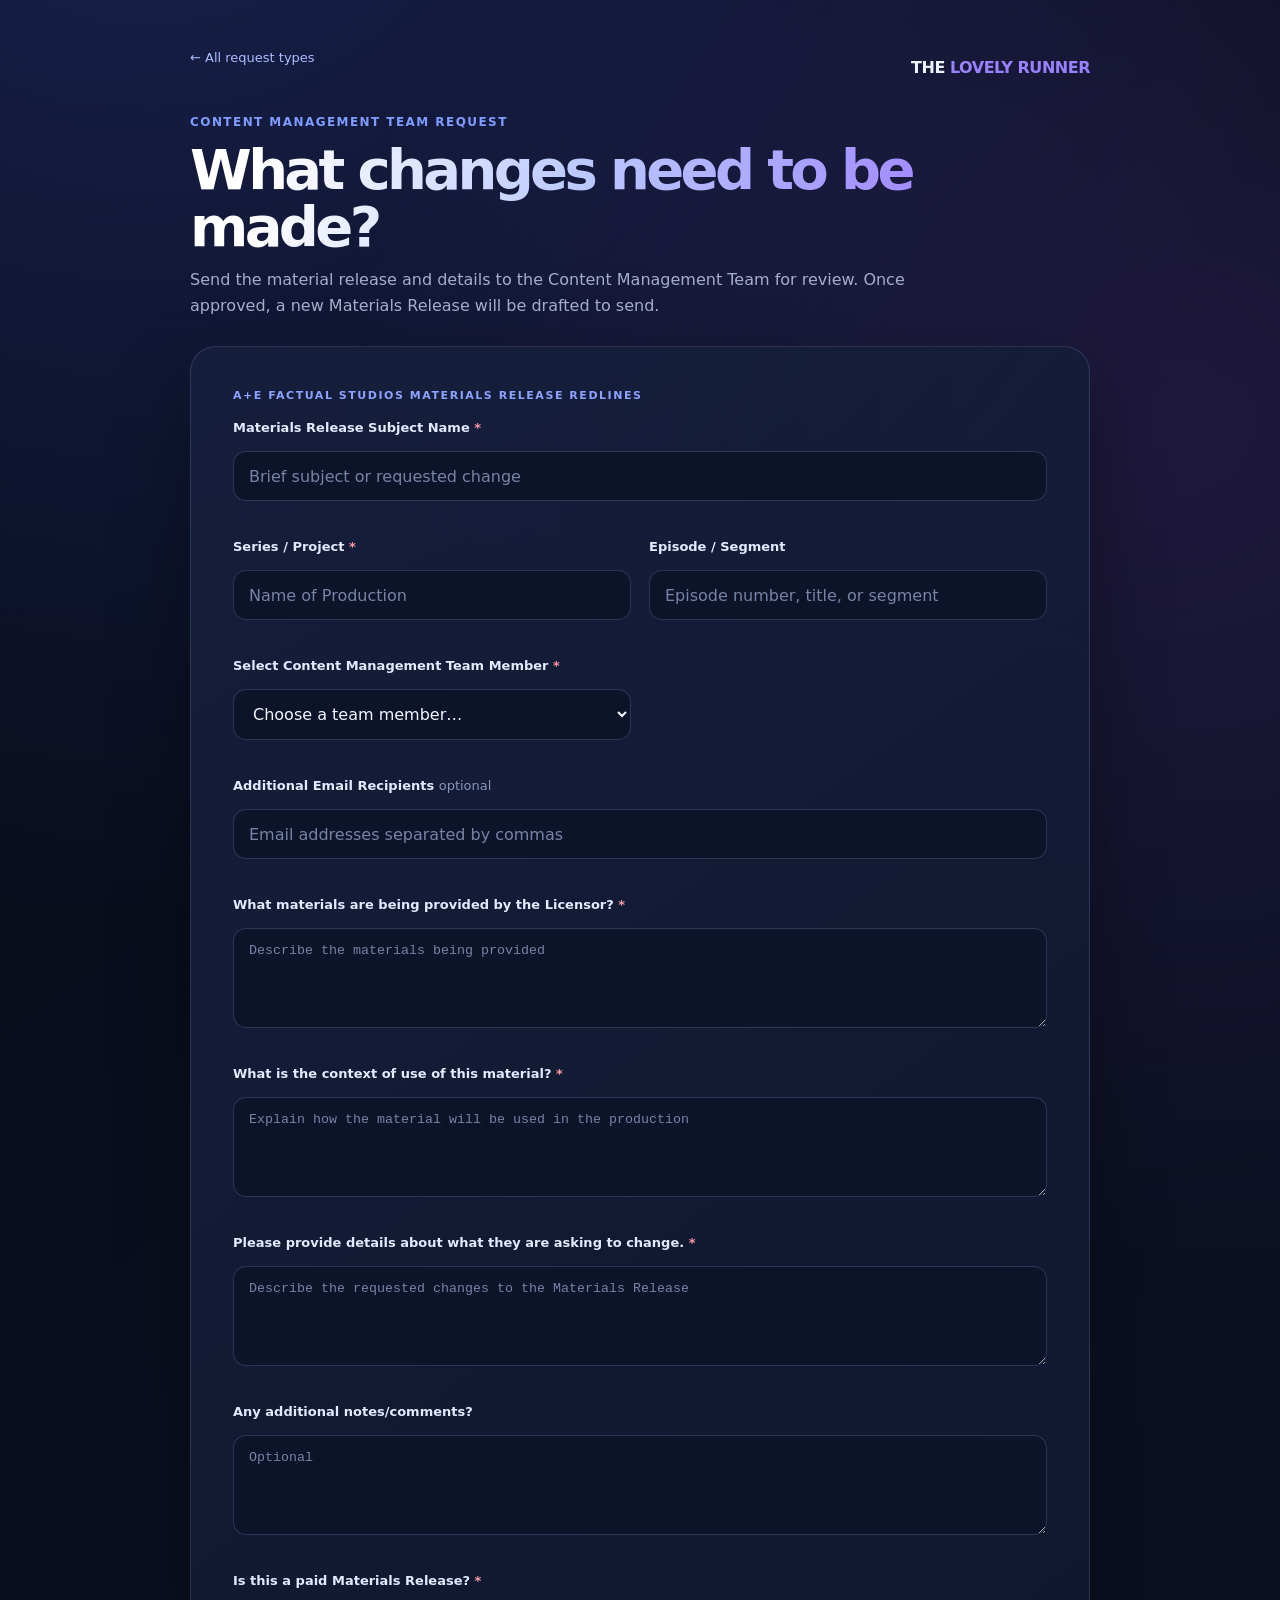
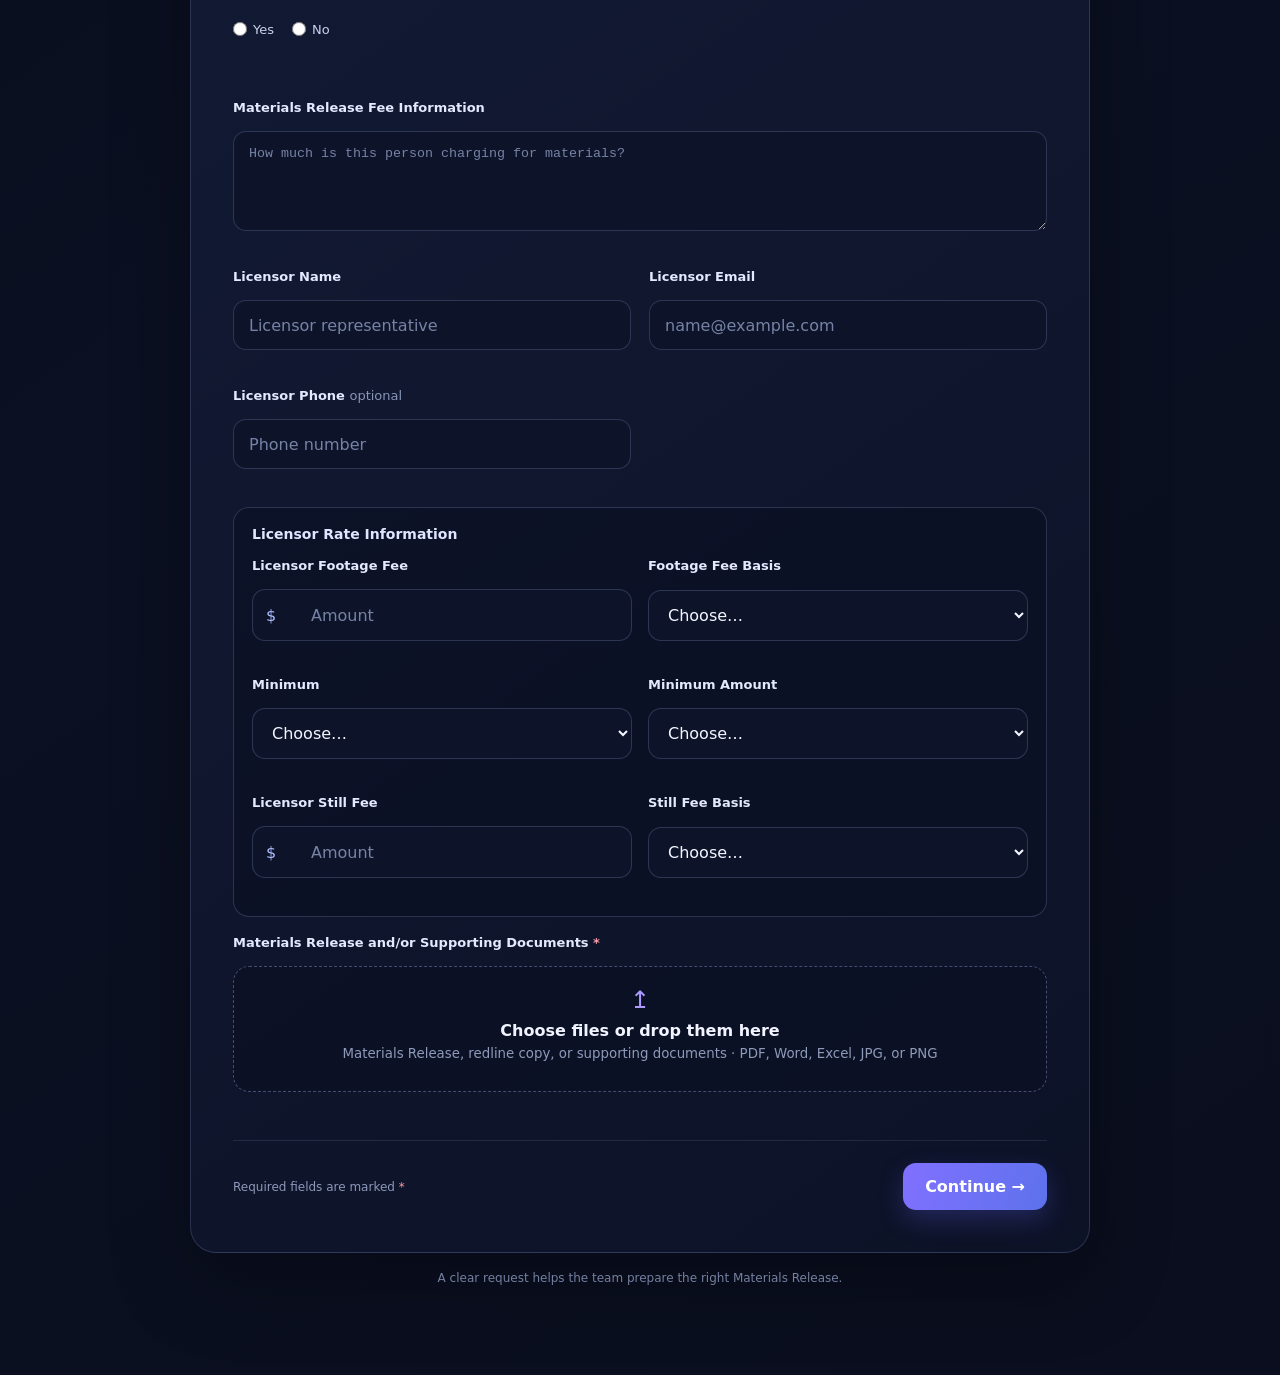
<file: materials-release-redlines.html>
<!doctype html>
<html lang="en"><head><meta charset="utf-8"><meta name="viewport" content="width=device-width,initial-scale=1"><meta name="robots" content="noindex,nofollow"><title>A+E Factual Studios Materials Release Redlines | The Lovely Runner</title><link rel="stylesheet" href="style.css">
<style>
.request-wrap{max-width:900px;margin:auto}.request-top{display:flex;justify-content:space-between;align-items:center;margin:22px 0 30px}.request-brand{font-weight:800;letter-spacing:-.03em;color:#eef2ff}.request-brand span{color:#9a82ff}.request-title{max-width:760px;margin-bottom:28px}.request-title h1{font-size:clamp(36px,5vw,56px);line-height:1.02;margin:12px 0}.request-title p{color:#a5aec9;font-size:16px;line-height:1.6}.request-card{padding:clamp(22px,4vw,42px);border:1px solid rgba(153,170,231,.2);border-radius:26px;background:linear-gradient(145deg,rgba(22,31,60,.96),rgba(13,19,39,.96));box-shadow:0 28px 80px rgba(0,0,0,.32)}.section-kicker{font-size:11px;letter-spacing:.14em;color:#8ea2ff;text-transform:uppercase;font-weight:800;margin:0 0 16px}.form-grid{display:grid;grid-template-columns:1fr 1fr;gap:18px}.field{display:grid;gap:8px}.field.full{grid-column:1/-1}.field label{font-size:13px;color:#e3e9ff;font-weight:700}.field label em{color:#8995b8;font-style:normal;font-weight:500}.field input,.field select,.field textarea{width:100%;border:1px solid rgba(157,174,226,.22);border-radius:13px;background:#0d142a;color:#f4f6ff;padding:14px 15px;outline:none}.field input,.field select{min-height:50px}.field textarea{min-height:100px;resize:vertical}.field input:focus,.field select:focus,.field textarea:focus{border-color:#9584ff;box-shadow:0 0 0 3px rgba(149,132,255,.15)}.field input::placeholder,.field textarea::placeholder{color:#7783a5}.choice-row{display:flex;align-items:center;gap:18px}.choice-row label{display:inline-flex;align-items:center;gap:6px;color:#cbd3ec;font-size:13px;font-weight:500;cursor:pointer}.choice-row input{width:14px;height:14px;margin:0;accent-color:#8c7aff}.rate-panel{grid-column:1/-1;border:1px solid rgba(157,174,226,.22);border-radius:16px;background:rgba(10,16,34,.55);padding:18px}.rate-panel h3{margin:0 0 16px;color:#dfe6ff;font-size:14px}.rate-grid{display:grid;grid-template-columns:1fr 1fr;gap:16px}.rate-amount{display:grid;grid-template-columns:30px 1fr;align-items:center;border:1px solid rgba(157,174,226,.22);border-radius:13px;background:#0d142a;padding-left:13px;color:#aebcff}.rate-amount input{border:0!important;background:transparent!important;box-shadow:none!important}.upload{position:relative;min-height:126px;border:1px dashed rgba(147,162,222,.42);border-radius:16px;background:rgba(10,16,34,.6);display:grid;place-items:center;text-align:center;padding:18px;cursor:pointer;transition:.2s}.upload:hover,.upload.drag{border-color:#a594ff;background:rgba(116,94,227,.1)}.upload input{position:absolute;inset:0;width:100%;height:100%;opacity:0;cursor:pointer}.upload strong{display:block;color:#f1f3ff;margin:7px 0 3px}.upload small{color:#8e9aba}.upload-icon{font-size:24px;color:#ad9aff}.attach-list{margin-top:10px;color:#bfc9e8;font-size:13px;overflow-wrap:anywhere}.file-chip{display:inline-flex;align-items:center;gap:8px;background:#182344;padding:8px 11px;border-radius:9px;margin:6px 6px 0 0}.form-actions{display:flex;justify-content:space-between;align-items:center;gap:14px;margin-top:28px;padding-top:22px;border-top:1px solid rgba(157,174,226,.14)}.privacy{color:#8d99ba;font-size:12px}.submit-btn{border:0;border-radius:13px;padding:14px 22px;background:linear-gradient(110deg,#8170ff,#5d72ec);color:white;font-weight:800;box-shadow:0 10px 25px rgba(89,91,226,.28);cursor:pointer}.submit-btn:hover{transform:translateY(-2px);filter:brightness(1.1)}.request-foot{text-align:center;color:#7480a1;font-size:12px;margin:18px 0}.status-message{display:none;margin-top:18px;padding:14px;border:1px solid rgba(73,215,164,.3);border-radius:12px;color:#a4f2d0;background:rgba(73,215,164,.07);line-height:1.5}.status-message.show{display:block}.required{color:#ff9ba9}
@media(max-width:650px){.form-grid,.rate-grid{grid-template-columns:1fr}.field.full,.rate-panel{grid-column:auto}.form-actions{align-items:stretch;flex-direction:column-reverse}.submit-btn{width:100%}.request-top{margin-top:12px}}
</style></head>
<body><main class="app-shell request-wrap">
<div class="request-top"><a class="dev-back-link" href="content-team-request-home.html">← All request types</a><div class="request-brand">THE <span>LOVELY RUNNER</span></div></div>
<header class="request-title"><div class="eyebrow">CONTENT MANAGEMENT TEAM REQUEST</div><h1>What changes need to be made?</h1><p>Send the material release and details to the Content Management Team for review. Once approved, a new Materials Release will be drafted to send.</p></header>
<section class="request-card"><div class="section-kicker">A+E Factual Studios Materials Release Redlines</div>
<form id="redlinesForm"><div class="form-grid">
<div class="field full"><label for="subjectName">Materials Release Subject Name <span class="required">*</span></label><input id="subjectName" required placeholder="Brief subject or requested change"></div>
<div class="field"><label for="series">Series / Project <span class="required">*</span></label><input id="series" required placeholder="Name of Production"></div>
<div class="field"><label for="episode">Episode / Segment</label><input id="episode" placeholder="Episode number, title, or segment"></div>
<div class="field"><label for="manager">Select Content Management Team Member <span class="required">*</span></label><select id="manager" required><option value="">Choose a team member…</option><option>Nancy Kim</option><option>Sunny Turner</option></select></div>
<div class="field full"><label for="extraEmails">Additional Email Recipients <em>optional</em></label><input id="extraEmails" type="text" placeholder="Email addresses separated by commas"></div>
<div class="field full"><label for="materials">What materials are being provided by the Licensor? <span class="required">*</span></label><textarea id="materials" required placeholder="Describe the materials being provided"></textarea></div>
<div class="field full"><label for="useContext">What is the context of use of this material? <span class="required">*</span></label><textarea id="useContext" required placeholder="Explain how the material will be used in the production"></textarea></div>
<div class="field full"><label for="changeDetails">Please provide details about what they are asking to change. <span class="required">*</span></label><textarea id="changeDetails" required placeholder="Describe the requested changes to the Materials Release"></textarea></div>
<div class="field full"><label for="notes">Any additional notes/comments?</label><textarea id="notes" placeholder="Optional"></textarea></div>
<div class="field full"><label>Is this a paid Materials Release? <span class="required">*</span></label><div class="choice-row"><label><input type="radio" name="paid" value="Yes" required> Yes</label><label><input type="radio" name="paid" value="No" required> No</label></div></div>
<div class="field full"><label for="feeInfo">Materials Release Fee Information</label><textarea id="feeInfo" placeholder="How much is this person charging for materials?"></textarea></div>
<div class="field"><label for="licensorName">Licensor Name</label><input id="licensorName" placeholder="Licensor representative"></div>
<div class="field"><label for="licensorEmail">Licensor Email</label><input id="licensorEmail" type="email" placeholder="name@example.com"></div>
<div class="field"><label for="licensorPhone">Licensor Phone <em>optional</em></label><input id="licensorPhone" type="tel" placeholder="Phone number"></div>
<section class="rate-panel" aria-labelledby="rateHeading"><h3 id="rateHeading">Licensor Rate Information</h3><div class="rate-grid">
<div class="field"><label for="footageFee">Licensor Footage Fee</label><div class="rate-amount"><span>$</span><input id="footageFee" type="number" min="0" step="0.01" placeholder="Amount"></div></div>
<div class="field"><label for="footageBasis">Footage Fee Basis</label><select id="footageBasis"><option value="">Choose…</option><option>Per Second</option><option>Per Asset</option><option>Flat Fee</option><option>N/A</option><option>Custom</option></select></div>
<div class="field"><label for="hasMinimum">Minimum</label><select id="hasMinimum"><option value="">Choose…</option><option>Yes</option><option>No</option></select></div>
<div class="field"><label for="minimumAmount">Minimum Amount</label><select id="minimumAmount"><option value="">Choose…</option><option>10 seconds</option><option>15 seconds</option><option>30 seconds</option><option>50 seconds</option><option>60 seconds</option></select></div>
<div class="field"><label for="stillFee">Licensor Still Fee</label><div class="rate-amount"><span>$</span><input id="stillFee" type="number" min="0" step="0.01" placeholder="Amount"></div></div>
<div class="field"><label for="stillBasis">Still Fee Basis</label><select id="stillBasis"><option value="">Choose…</option><option>Per Second</option><option>Per Asset</option><option>Flat Fee</option><option>N/A</option><option>Custom</option></select></div>
</div></section>
<div class="field full"><label for="documents">Materials Release and/or Supporting Documents <span class="required">*</span></label><div class="upload" id="dropArea"><input id="documents" type="file" multiple required accept=".pdf,.doc,.docx,.xls,.xlsx,.jpg,.jpeg,.png"><div><span class="upload-icon">↥</span><strong>Choose files or drop them here</strong><small>Materials Release, redline copy, or supporting documents · PDF, Word, Excel, JPG, or PNG</small><div class="attach-list" id="attachList"></div></div></div></div>
</div><div class="form-actions"><span class="privacy">Required fields are marked <span class="required">*</span></span><button class="submit-btn" type="submit">Continue <span aria-hidden="true">→</span></button></div><div class="status-message" id="statusMessage">Your Materials Release redlines request is ready for review. Email setup will be added after we finish defining this form.</div></form>
</section><div class="request-foot">A clear request helps the team prepare the right Materials Release.</div></main>
<script>
const fileInput=document.getElementById('documents'), attachList=document.getElementById('attachList'), dropArea=document.getElementById('dropArea');
function renderFiles(files){attachList.innerHTML='';[...files].forEach(file=>{const chip=document.createElement('span');chip.className='file-chip';chip.textContent='📎 '+file.name;attachList.appendChild(chip)})}
fileInput.addEventListener('change',()=>renderFiles(fileInput.files));
['dragenter','dragover'].forEach(type=>dropArea.addEventListener(type,event=>{event.preventDefault();event.stopPropagation();dropArea.classList.add('drag')}));
['dragleave','dragend'].forEach(type=>dropArea.addEventListener(type,event=>{event.preventDefault();event.stopPropagation();dropArea.classList.remove('drag')}));
dropArea.addEventListener('drop',event=>{event.preventDefault();event.stopPropagation();dropArea.classList.remove('drag');const incoming=[...(event.dataTransfer?.files||[])];if(!incoming.length)return;const valid=incoming.filter(file=>/\.(pdf|doc|docx|xls|xlsx|jpg|jpeg|png)$/i.test(file.name));if(!valid.length){alert('Please drop PDF, Word, Excel, JPG, or PNG documents.');return}const transfer=new DataTransfer();[...fileInput.files,...valid].forEach(file=>transfer.items.add(file));fileInput.files=transfer.files;renderFiles(fileInput.files)});
document.getElementById('redlinesForm').addEventListener('submit',event=>{event.preventDefault();document.getElementById('statusMessage').classList.add('show')});
</script></body></html>
</file>
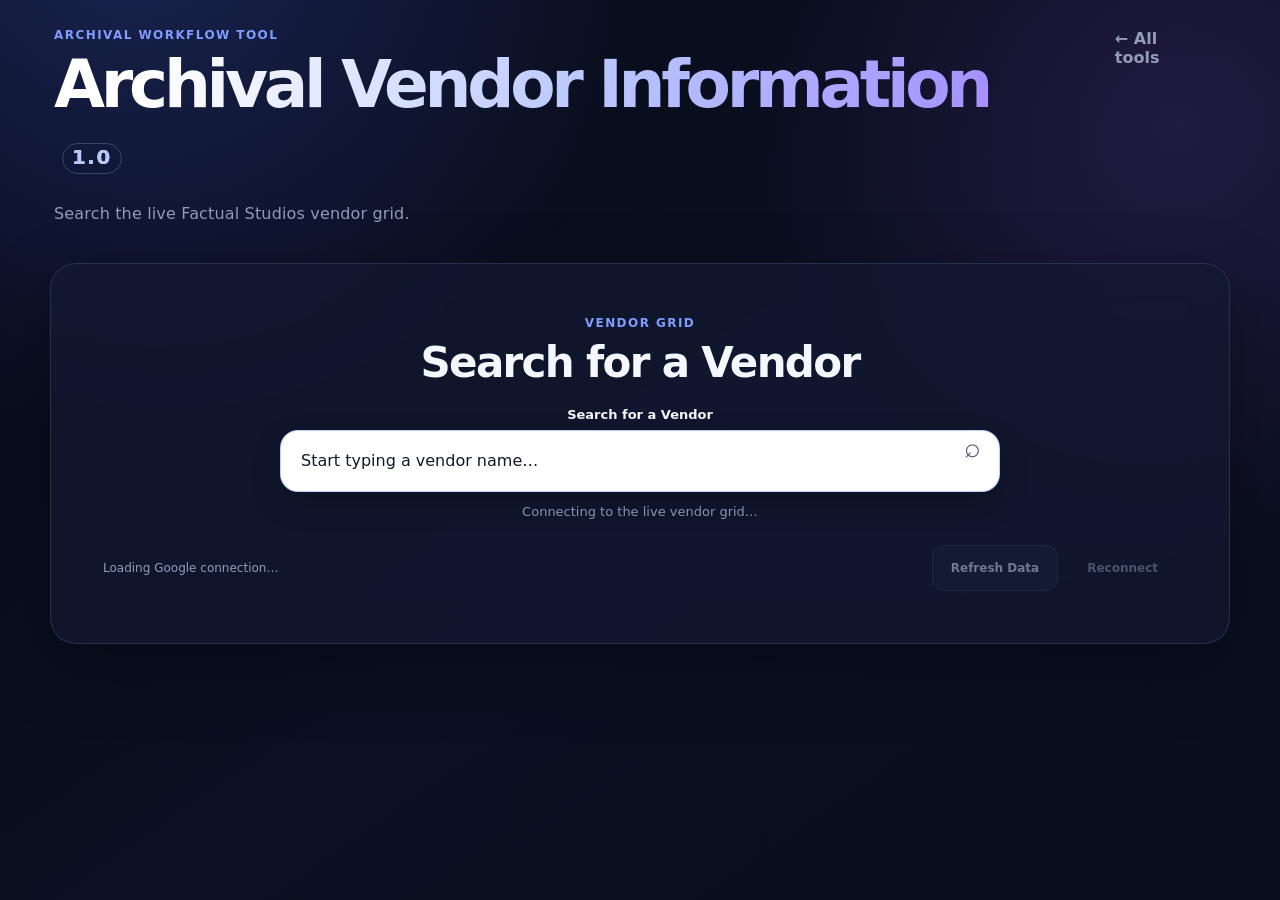
<file: vendor-information.html>
<!doctype html>
<html lang="en">
<head>
  <meta charset="utf-8">
  <meta name="viewport" content="width=device-width, initial-scale=1">
  <title>Archival Vendor Information · The Lovely Runner</title>
  <link rel="stylesheet" href="style.css">
</head>
<body>
  <main class="app-shell">
    <header class="hero">
      <div>
        <div class="eyebrow">ARCHIVAL WORKFLOW TOOL</div>
        <h1>Archival Vendor Information <span class="version-tag">1.0</span></h1>
        <p>Search the live Factual Studios vendor grid.</p>
      </div>
      <a class="button ghost back-home" href="index.html">← All tools</a>
    </header>

    <section class="card vendor-card">
      <div class="vendor-search-stage" id="searchPanel">
        <div class="eyebrow">VENDOR GRID</div>
        <h2>Search for a Vendor</h2>
        <div class="vendor-search-box">
          <label class="sr-only" for="vendorSearch">Search for a Vendor</label>
          <input id="vendorSearch" type="search" placeholder="Start typing a vendor name…" autocomplete="off" disabled aria-controls="vendorResults" aria-expanded="false">
          <span class="search-icon" aria-hidden="true">⌕</span>
          <div class="vendor-results" id="vendorResults" role="listbox" aria-label="Vendor search results"></div>
        </div>
        <div class="vendor-search-meta" id="searchMeta">Connecting to the live vendor grid…</div>
      </div>

      <div class="vendor-utility">
        <span id="vendorStatus" aria-live="polite">Loading Google connection…</span>
        <button class="button secondary" id="refreshButton" disabled>Refresh Data</button>
        <button class="button ghost" id="connectButton" disabled>Reconnect</button>
      </div>

      <div class="vendor-detail hidden" id="vendorDetail" aria-live="polite"></div>
    </section>
  </main>

  <script src="https://apis.google.com/js/api.js"></script>
  <script src="https://accounts.google.com/gsi/client"></script>
  <script src="vendor-information.js"></script>
</body>
</html>
</file>
<file: style.css>
:root {
  font-family: Inter, ui-sans-serif, system-ui, -apple-system, BlinkMacSystemFont, "Segoe UI", sans-serif;
  color: #f4f7ff;
  background: #070b18;
  --card: rgba(18, 25, 48, .82);
  --card-solid: #11182e;
  --border: rgba(161, 181, 234, .16);
  --muted: #929bb7;
  --accent: #6e8cff;
  --accent-dark: #526fe9;
  --violet: #a479ff;
  --danger: #ff7182;
  --shadow: 0 24px 70px rgba(0, 0, 0, .32);
}

* { box-sizing: border-box; }

body {
  margin: 0;
  min-height: 100vh;
  background:
    radial-gradient(circle at 10% -10%, rgba(80, 107, 255, .25), transparent 35%),
    radial-gradient(circle at 92% 14%, rgba(159, 93, 255, .14), transparent 30%),
    linear-gradient(145deg, #070b18 0%, #0b1022 55%, #0a0e1e 100%);
}

button, input, select { font: inherit; }

button { cursor: pointer; }

.app-shell {
  width: min(1180px, calc(100% - 48px));
  margin: 0 auto;
  padding: 28px 0 72px;
}

.hero {
  min-height: 72px;
  display: flex;
  align-items: flex-start;
  justify-content: space-between;
  gap: 24px;
  margin-bottom: 40px;
  padding: 0 4px;
}

.hero > div:first-child { min-width: 0; }

.hero h1 {
  line-height: 1.05;
  padding-bottom: 5px;
}

.version-tag {
  display: inline-block;
  margin-left: 8px;
  padding: 4px 9px;
  border: 1px solid rgba(161, 181, 234, .28);
  border-radius: 999px;
  color: #b9c7ff;
  font-size: .3em;
  font-weight: 800;
  letter-spacing: .08em;
  vertical-align: middle;
}

.hero-actions {
  display: flex;
  align-items: center;
  gap: 10px;
}

.eyebrow {
  font-size: 12px;
  font-weight: 700;
  letter-spacing: 0.12em;
  color: #7f9cff;
  text-transform: uppercase;
}

h1, h2, p { margin: 0; }

h1 {
  margin-top: 8px;
  font-size: clamp(38px, 6vw, 66px);
  line-height: .92;
  letter-spacing: -0.065em;
  font-weight: 850;
  background: linear-gradient(105deg, #fff 10%, #b9c7ff 52%, #9f82ff 100%);
  -webkit-background-clip: text;
  background-clip: text;
  color: transparent;
}

.hero p {
  margin-top: 10px;
  color: var(--muted);
  font-size: 16px;
  letter-spacing: .01em;
}

.status-pill {
  max-width: min(520px, 42vw);
  padding: 9px 13px;
  border: 1px solid var(--border);
  border-radius: 999px;
  background: rgba(19, 29, 58, .72);
  color: var(--muted);
  font-size: 13px;
  font-weight: 700;
  white-space: nowrap;
  overflow: hidden;
  text-overflow: ellipsis;
  box-shadow: inset 0 1px rgba(255,255,255,.06);
}

.status-pill.error { color: #ffb4bf; border-color: rgba(255, 113, 130, .35); }
.status-pill.complete { color: #8af0c4; border-color: rgba(104, 224, 174, .35); }

.card {
  background: var(--card);
  border: 1px solid var(--border);
  border-radius: 26px;
  box-shadow: var(--shadow);
  backdrop-filter: blur(20px);
}

.home-card {
  position: relative;
  overflow: hidden;
  padding: clamp(24px, 5vw, 46px);
}

.dev-tools-entry {
  display: flex;
  justify-content: center;
  padding-top: 16px;
}

.dev-tools-link {
  display: inline-flex;
  align-items: center;
  gap: 7px;
  padding: 7px 12px;
  border: 1px solid rgba(161, 181, 234, .12);
  border-radius: 999px;
  color: #7883a4;
  background: rgba(18, 25, 48, .35);
  font-size: 11px;
  font-weight: 700;
  letter-spacing: .04em;
  text-decoration: none;
  transition: color .15s, border-color .15s, background .15s;
}

.dev-tools-link:hover, .dev-tools-link:focus-visible {
  color: #c3ceff;
  border-color: rgba(161, 181, 234, .35);
  background: rgba(18, 25, 48, .75);
  outline: none;
}

.dev-tools-page { max-width: 900px; margin: 0 auto; }
.dev-tools-heading { margin-bottom: 22px; }
.dev-tools-heading h2 { margin-top: 8px; font-size: clamp(30px, 5vw, 46px); letter-spacing: -.05em; }
.dev-tools-heading p { margin-top: 9px; color: var(--muted); line-height: 1.55; }
.dev-tool-card { display: flex; align-items: center; justify-content: space-between; gap: 20px; min-height: 108px; }
.dev-tool-card .tool-copy strong { font-size: 17px; }
.dev-tool-card .tool-copy span { max-width: 600px; }
.dev-tools-note { margin-top: 18px; color: #7782a1; font-size: 12px; line-height: 1.5; text-align: center; }
.dev-back-link { display: inline-flex; margin-bottom: 20px; color: #aebdff; font-size: 13px; text-decoration: none; }
.dev-back-link:hover { color: #fff; }

.home-card::before {
  content: "";
  position: absolute;
  width: 360px;
  height: 360px;
  top: -220px;
  right: -90px;
  border-radius: 50%;
  background: radial-gradient(circle, rgba(109, 137, 255, .2), transparent 68%);
  pointer-events: none;
}

.home-intro {
  padding-bottom: 24px;
  border-bottom: 1px solid var(--border);
  position: relative;
}

.home-intro h2 {
  margin-top: 7px;
  font-size: clamp(28px, 4vw, 42px);
  letter-spacing: -0.05em;
  font-weight: 800;
}

.home-intro p {
  margin-top: 8px;
  color: var(--muted);
  line-height: 1.5;
}

.tool-grid {
  display: grid;
  grid-template-columns: repeat(3, minmax(0, 1fr));
  gap: 12px;
  padding-top: 22px;
  position: relative;
}

.tool-card {
  position: relative;
  display: grid;
  grid-template-columns: auto 1fr auto;
  align-items: start;
  gap: 14px;
  min-height: 152px;
  padding: 19px;
  border: 1px solid var(--border);
  border-radius: 17px;
  background: rgba(21, 30, 59, .72);
  color: inherit;
  text-align: left;
  text-decoration: none !important;
}

.tool-card * {
  text-decoration: none !important;
}

button.tool-card { cursor: pointer; font: inherit; }

.active-tool {
  border-color: rgba(110, 140, 255, .35);
  background: linear-gradient(145deg, rgba(35, 48, 93, .92), rgba(20, 28, 58, .8));
  box-shadow: 0 9px 30px rgba(55, 79, 180, .15);
  transition: transform .15s, border-color .15s, box-shadow .15s;
}

.active-tool:hover {
  border-color: rgba(139, 164, 255, .82);
  box-shadow: 0 16px 34px rgba(55, 79, 180, .28);
  transform: translateY(-2px);
}

.planned-tool {
  display: flex;
  flex-direction: column;
  background: rgba(14, 21, 43, .62);
  color: #707b9b;
}

.tool-number {
  color: var(--accent);
  font-size: 12px;
  font-weight: 800;
  letter-spacing: .08em;
}

.tool-copy { display: grid; gap: 7px; }

.tool-copy strong {
  color: #f0f3ff;
  font-size: 15px;
  line-height: 1.25;
}

.tool-copy span {
  color: var(--muted);
  font-size: 13px;
  line-height: 1.45;
}

.tool-arrow {
  color: var(--accent);
  font-size: 22px;
  font-weight: 500;
}

.tool-status {
  align-self: center;
  margin-top: auto;
  color: #858c98 !important;
  font-size: 11px !important;
  font-weight: 750;
  letter-spacing: .02em;
  line-height: 1.25;
  text-align: center;
  text-transform: uppercase;
}

.vendor-card { padding: clamp(26px, 5vw, 52px); }
.vendor-search-stage { max-width: 720px; margin: 0 auto; text-align: center; }
.vendor-search-stage h2 { margin: 8px 0 20px; font-size: clamp(28px, 4vw, 42px); letter-spacing: -.04em; }
.vendor-search-box { position: relative; }
.vendor-search-box input { width: 100%; min-height: 62px; border: 1px solid rgba(139, 164, 255, .56); border-radius: 18px; background: #fff; color: #111827; padding: 0 54px 0 20px; outline: none; box-shadow: 0 12px 30px rgba(0,0,0,.18); }
.vendor-search-box input::placeholder { color: #59627a; }
.vendor-search-box input:focus { border-color: #b18cff; box-shadow: 0 0 0 4px rgba(177, 140, 255, .2), 0 12px 30px rgba(0,0,0,.22); }
.search-icon { position: absolute; right: 19px; top: 50%; transform: translateY(-54%); color: #4e5a78; font-size: 28px; pointer-events: none; }
.vendor-search-meta { min-height: 24px; padding: 12px 2px 0; color: var(--muted); font-size: 13px; }
.vendor-results { display: none; position: absolute; z-index: 20; left: 0; right: 0; top: calc(100% + 8px); max-height: 300px; overflow-y: auto; padding: 8px; border: 1px solid rgba(139, 164, 255, .36); border-radius: 16px; background: #fff; box-shadow: 0 18px 38px rgba(0,0,0,.35); text-align: left; }
.vendor-results.is-open { display: grid; gap: 4px; }
.vendor-result { border: 0; border-radius: 10px; background: #fff; color: #18213b; padding: 12px 14px; text-align: left; font-weight: 700; }
.vendor-result:hover, .vendor-result:focus { background: #edf0ff; color: #25205d; outline: none; }
.vendor-utility { display: flex; justify-content: flex-end; align-items: center; gap: 10px; margin-top: 26px; color: var(--muted); font-size: 12px; }
.vendor-utility > span { margin-right: auto; }
.vendor-detail { margin-top: 32px; border-top: 1px solid var(--border); padding-top: 30px; }
.vendor-detail-heading h2 { margin-top: 8px; font-size: clamp(28px, 4vw, 42px); letter-spacing: -.04em; }
.vendor-detail-heading > span { display: block; margin-top: 8px; color: var(--muted); font-size: 13px; }
.vendor-section { margin-top: 30px; padding-top: 24px; border-top: 1px solid var(--border); }
.vendor-section h3 { margin: 0 0 16px; color: #b9c7ff; font-size: 15px; letter-spacing: .04em; text-transform: uppercase; }
.vendor-field-grid { display: grid; grid-template-columns: repeat(2, minmax(0, 1fr)); gap: 12px; }
.vendor-field { min-height: 78px; display: grid; grid-template-columns: minmax(130px, .9fr) 18px minmax(0, 1.4fr); align-items: start; gap: 8px; padding: 17px; border: 1px solid var(--border); border-radius: 16px; background: linear-gradient(145deg, rgba(28, 39, 76, .72), rgba(14, 21, 43, .62)); box-shadow: inset 0 1px rgba(255,255,255,.035), 0 8px 20px rgba(0,0,0,.12); }
.vendor-field-label { color: #aab7dc; font-size: 13px; line-height: 1.4; }
.vendor-field-colon { color: #b18cff; font-size: 17px; font-weight: 800; text-align: center; }
.vendor-field-value { color: #f4f7ff; line-height: 1.45; white-space: normal; overflow-wrap: anywhere; }
.vendor-field em { color: #697493; font-style: normal; font-weight: 500; }
.vendor-field a { color: #aebeff; }
.vendor-section.prominent { margin-top: 24px; }
.vendor-section.prominent .vendor-field { background: linear-gradient(145deg, rgba(35, 48, 93, .82), rgba(20, 28, 58, .72)); border-color: rgba(110, 140, 255, .28); }
@media (max-width: 680px) { .vendor-field-grid { grid-template-columns: 1fr; } .vendor-card { padding: 22px; } .vendor-utility { align-items: flex-start; flex-wrap: wrap; } .vendor-utility > span { flex-basis: 100%; } .vendor-field { grid-template-columns: minmax(105px, .8fr) 14px minmax(0, 1.2fr); padding: 14px; } }

/* Keep the vendor search white in every browser state. */
.vendor-search-box input,
.vendor-search-box input:hover,
.vendor-search-box input:focus,
.vendor-search-box input:active,
.vendor-search-box input:disabled,
.vendor-search-box input:-webkit-autofill,
.vendor-search-box input:-webkit-autofill:hover,
.vendor-search-box input:-webkit-autofill:focus {
  background: #fff !important;
  background-color: #fff !important;
  color: #111827 !important;
  -webkit-text-fill-color: #111827 !important;
  caret-color: #111827;
}

.preferred-vendor-badge {
  display: inline-flex;
  align-items: center;
  gap: 11px;
  margin-top: 15px;
  padding: 11px 17px 11px 13px;
  border: 1px solid rgba(255, 225, 133, .8);
  border-radius: 12px;
  color: #fff9df;
  background: linear-gradient(110deg, #8f641b 0%, #f8dc7a 27%, #fff2b0 44%, #c9942e 68%, #765016 100%);
  box-shadow: 0 6px 20px rgba(210, 157, 47, .22), inset 0 1px rgba(255,255,255,.8);
  text-align: left;
}
.preferred-vendor-icon { color: #fff8c9; font-size: 22px; text-shadow: 0 1px 4px rgba(101, 62, 5, .7); }
.preferred-vendor-badge strong, .preferred-vendor-badge small { display: block; color: #332307; }
.preferred-vendor-badge strong { font-size: 13px; letter-spacing: .01em; }
.preferred-vendor-badge small { margin-top: 2px; font-size: 11px; font-weight: 700; opacity: .82; }

.setup-card, .review-card, .complete-card { padding: 28px; }

.logger-card {
  padding: clamp(24px, 5vw, 42px);
}

.logger-heading {
  display: flex;
  align-items: flex-start;
  justify-content: space-between;
  gap: 20px;
  padding-bottom: 24px;
  margin-bottom: 24px;
  border-bottom: 1px solid var(--border);
}

.logger-heading h2 {
  margin-top: 7px;
  font-size: clamp(25px, 4vw, 38px);
  letter-spacing: -.045em;
}

.logger-heading p {
  max-width: 650px;
  margin-top: 9px;
  color: var(--muted);
  line-height: 1.5;
}

.source-folder-heading {
  margin: 0 0 16px;
  color: #f4f7ff;
  font-size: 18px;
  letter-spacing: -.02em;
}

.calculated-field {
  background: #d9deea !important;
  color: #68718c !important;
  cursor: not-allowed;
}

.manual-source-panel {
  margin-top: 24px;
  padding: 20px;
  border: 1px solid var(--border);
  border-radius: 16px;
  background: rgba(10, 16, 35, .34);
}

.manual-source-panel .field { margin-bottom: 14px; }

.manual-source-note {
  margin: 4px 0 16px;
  color: var(--muted);
  font-size: 14px;
  line-height: 1.45;
}

.manual-source-options {
  display: grid;
  gap: 10px;
  margin-bottom: 14px;
  color: #d8def3;
  font-size: 14px;
}

.manual-source-options label {
  display: flex;
  align-items: center;
  gap: 8px;
  margin: 0;
  font-size: 14px;
  font-weight: 600;
}

.manual-range-grid {
  display: grid;
  grid-template-columns: repeat(2, minmax(0, 1fr));
  gap: 14px;
}

#manualVendorStatus { margin-top: 12px; }

.connection-dot {
  width: 13px;
  height: 13px;
  flex: 0 0 auto;
  margin-top: 5px;
  border-radius: 50%;
  background: #68718c;
  box-shadow: 0 0 0 5px rgba(104, 113, 140, .12);
}

.connection-dot.working { background: #f7c76d; box-shadow: 0 0 0 5px rgba(247, 199, 109, .12); }
.connection-dot.connected { background: #68e0ae; box-shadow: 0 0 0 5px rgba(104, 224, 174, .13); }
.connection-dot.error { background: #ff7182; box-shadow: 0 0 0 5px rgba(255, 113, 130, .13); }

.logger-actions {
  display: flex;
  flex-wrap: wrap;
  gap: 10px;
}

.logger-status {
  min-height: 22px;
  margin-top: 16px;
  color: var(--muted);
  font-size: 13px;
  line-height: 1.45;
}

.logger-status.working { color: #f7c76d; }
.logger-status.success { color: #68e0ae; }
.logger-status.error { color: #ff9aa7; }

.tracker-details {
  display: grid;
  grid-template-columns: repeat(2, minmax(0, 1fr));
  gap: 12px;
  margin-bottom: 28px;
}

.tracker-details div {
  display: grid;
  gap: 6px;
  padding: 15px 16px;
  border: 1px solid var(--border);
  border-radius: 14px;
  background: rgba(8, 14, 30, .45);
}

.tracker-details span {
  color: var(--muted);
  font-size: 12px;
  text-transform: uppercase;
  letter-spacing: .08em;
}

.tracker-details strong {
  overflow: hidden;
  color: #f0f3ff;
  font-size: 14px;
  text-overflow: ellipsis;
  white-space: nowrap;
}

.logger-test {
  padding: 22px;
  border: 1px solid rgba(110, 140, 255, .22);
  border-radius: 18px;
  background: rgba(32, 46, 91, .22);
}

.clip-preview {
  display: grid;
  gap: 8px;
  max-height: 310px;
  margin: 18px 0 20px;
  padding: 14px 16px;
  overflow-y: auto;
  border: 1px solid #c7cedf;
  border-radius: 14px;
  background: #ffffff;
  color: #17203a;
  font-size: 13px;
  line-height: 1.45;
}

.clip-preview strong {
  color: #17203a;
}

.clip-preview span {
  color: #68718c;
}

.clip-preview-table {
  width: 100%;
  border-collapse: collapse;
  color: #17203a;
  font-size: 12px;
  white-space: nowrap;
}

.clip-preview-table th,
.clip-preview-table td {
  padding: 9px 10px;
  border: 1px solid #c7cedf;
  text-align: left;
  vertical-align: top;
}

.clip-preview-table th {
  position: sticky;
  top: -14px;
  z-index: 1;
  background: #e9edf7;
  color: #17203a;
  font-size: 11px;
  font-weight: 800;
  letter-spacing: .02em;
}

.clip-preview-table td:nth-child(1),
.clip-preview-table td:nth-child(2),
.clip-preview-table td:nth-child(8),
.clip-preview-table td:nth-child(9),
.clip-preview-table td:nth-child(10) {
  text-align: center;
}

#renameStatus {
  white-space: pre-line;
}

.clip-preview-table .original-file {
  display: block;
  margin-top: 3px;
  color: #68718c;
  font-size: 11px;
}

.folder-button {
  width: 100%;
}

.logger-warning {
  margin-top: 10px;
  padding: 10px 12px;
  border: 1px solid rgba(255, 190, 92, .55);
  border-radius: 10px;
  background: rgba(255, 190, 92, .12);
  color: #ffd58d;
  font-size: 13px;
  line-height: 1.45;
}

.reset-button {
  width: 100%;
  margin-top: 8px;
}

.manual-adjustments-panel {
  margin-top: 24px;
  padding: 22px;
  border: 1px solid var(--border);
  border-radius: 16px;
  background: rgba(10, 16, 35, .34);
}

.manual-adjustments-panel h3 {
  margin: 0 0 8px;
  font-size: 20px;
}

.adjustment-row {
  display: grid;
  grid-template-columns: 170px minmax(0, 1fr) 170px auto;
  gap: 10px;
  align-items: center;
  margin-top: 12px;
}

.adjustment-row label {
  margin: 0;
  font-size: 14px;
}

.adjustment-row input,
.adjustment-row select,
.manual-adjustment-range input {
  min-height: 42px;
  background: #ffffff;
  color: #17203a;
}

.manual-adjustment-range {
  display: grid;
  grid-template-columns: repeat(2, minmax(0, 1fr));
  gap: 14px;
  margin-top: 18px;
}

.rename-panel {
  margin-top: 28px;
  padding-top: 26px;
  border-top: 1px solid var(--border);
}

.rename-panel h3 {
  margin: 7px 0 0;
  font-size: 20px;
  letter-spacing: -.025em;
}

.rename-panel p {
  margin: 8px 0 20px;
  color: var(--muted);
  font-size: 14px;
  line-height: 1.5;
}

.logger-test h3 {
  margin: 7px 0 0;
  font-size: 20px;
  letter-spacing: -.025em;
}

.logger-test p {
  margin: 8px 0 20px;
  color: var(--muted);
  font-size: 14px;
  line-height: 1.5;
}

.logger-test-grid {
  display: grid;
  grid-template-columns: minmax(0, 1fr) minmax(120px, .55fr);
  gap: 14px;
}

.field { margin-bottom: 20px; }

label {
  display: block;
  margin-bottom: 8px;
  font-size: 13px;
  font-weight: 700;
}

input[type="text"], input[type="file"], select {
  width: 100%;
  min-height: 48px;
  padding: 0 15px;
  border: 1px solid var(--border);
  border-radius: 13px;
  background: rgba(10, 16, 35, .74);
  color: #f3f5ff;
  outline: none;
  transition: border-color .15s, box-shadow .15s, background .15s;
}

/* Keep the Google Sheet URL readable against the dark site design. */
#sheetUrl {
  width: 100%;
  min-height: 48px;
  background: #ffffff;
  color: #17203a;
}

#sheetUrl::placeholder {
  color: #68718c;
}

#sheetUrl:focus {
  background: #ffffff;
  color: #17203a;
}

#arcStart,
#arcStart:focus {
  background: #ffffff;
  color: #17203a;
}

#arcStart::placeholder {
  color: #68718c;
}

/* Keep every logger entry field readable while the site remains dark. */
.logger-card input:not([type="radio"]),
.logger-card select {
  background: #ffffff !important;
  color: #17203a !important;
  color-scheme: light;
}

.logger-card select,
.logger-card select:focus,
.logger-card select:active,
.logger-card select:disabled {
  background-color: #ffffff !important;
  color: #17203a !important;
  color-scheme: light;
  border-color: #c7cedf !important;
  opacity: 1;
}

.logger-card select option,
.logger-card select option:checked,
.logger-card select option:hover,
.logger-card select option:focus {
  background: #ffffff !important;
  background-color: #ffffff !important;
  color: #17203a !important;
}

.logger-card input:not([type="radio"])::placeholder {
  color: #68718c;
}

/* Manual controls should match the white HIRES/Class controls exactly. */
#manualVendor,
#manualEpisode,
#manualDescription,
#manualHires,
#manualClass,
#manualEpisodeMode,
#manualDescriptionMode,
#manualHiresMode,
#manualClassMode,
#adjustmentStart,
#adjustmentEnd {
  background: #ffffff !important;
  color: #17203a !important;
  color-scheme: light;
}

#manualEpisodeMode:focus,
#manualDescriptionMode:focus,
#manualHiresMode:focus,
#manualClassMode:focus,
#manualHires:focus,
#manualClass:focus {
  background: #ffffff !important;
  color: #17203a !important;
}

#manualEpisodeMode option,
#manualDescriptionMode option,
#manualHiresMode option,
#manualClassMode option,
#manualHires option,
#manualClass option {
  background: #ffffff;
  color: #17203a;
}

input[type="file"] { padding-top: 12px; }

input:focus, select:focus {
  border-color: rgba(110, 140, 255, .75);
  box-shadow: 0 0 0 4px rgba(110, 140, 255, .14);
  background: rgba(12, 20, 44, .94);
}

.actions, .review-actions {
  display: flex;
  flex-wrap: wrap;
  gap: 10px;
}

.button {
  min-height: 46px;
  padding: 0 18px;
  border: 1px solid transparent;
  border-radius: 13px;
  font-weight: 750;
  transition: transform .1s, box-shadow .15s, background .15s;
  text-decoration: none;
}

.button:hover { transform: translateY(-1px); }
.button:active { transform: translateY(0); }
.button:disabled { opacity: .45; cursor: not-allowed; transform: none; }

.button.primary {
  background: linear-gradient(110deg, var(--accent), var(--violet));
  color: #fff;
  box-shadow: 0 10px 25px rgba(98, 116, 255, .25);
}

.button.primary:hover { background: linear-gradient(110deg, #86a0ff, #b18cff); }

.button.secondary {
  background: rgba(25, 34, 66, .8);
  border-color: var(--border);
  color: #e9edff;
}

.button.danger {
  background: rgba(80, 25, 45, .35);
  border-color: rgba(255, 113, 130, .35);
  color: var(--danger);
}

.button.ghost {
  background: transparent;
  border-color: transparent;
  color: var(--muted);
}

.button.wide { width: 100%; margin-top: 10px; }

.progress { margin-top: 22px; }
.progress-track {
  height: 8px;
  overflow: hidden;
  border-radius: 99px;
  background: rgba(151, 167, 216, .14);
}
.progress-bar {
  width: 0;
  height: 100%;
  background: linear-gradient(90deg, var(--accent), #8a87f2);
  transition: width .2s ease;
}
.progress-text, .review-status, .occurrence {
  margin-top: 9px;
  color: var(--muted);
  font-size: 13px;
}

.activity-panel {
  margin-top: 18px;
  border: 1px solid var(--border);
  border-radius: 14px;
  background: rgba(6, 11, 25, .62);
  overflow: hidden;
}

.activity-panel-heading {
  display: flex;
  flex-wrap: wrap;
  align-items: baseline;
  justify-content: space-between;
  gap: 8px 16px;
  padding: 12px 15px;
  border-bottom: 1px solid rgba(161, 181, 234, .1);
  color: #dfe5ff;
  font-size: 13px;
  font-weight: 800;
}

.activity-panel-heading .muted-inline {
  font-size: 12px;
  font-weight: 400;
}

.activity-log {
  max-height: 235px;
  padding: 8px 15px 10px;
  overflow-y: auto;
  font-family: ui-monospace, SFMono-Regular, Menlo, Consolas, monospace;
  font-size: 12px;
  line-height: 1.5;
}

.activity-entry {
  display: grid;
  grid-template-columns: 70px 1fr;
  gap: 10px;
  padding: 4px 0;
  color: #c5cde6;
}

.activity-time { color: #7482ac; }
.activity-entry.success { color: #8af0c4; }
.activity-entry.warning { color: #f3d68e; }
.activity-entry.error { color: #ff9fab; }

.review-topline {
  display: flex;
  justify-content: space-between;
  gap: 16px;
  align-items: end;
  margin-bottom: 18px;
}

.review-topline h2, .complete-card h2 {
  margin-top: 5px;
  font-size: 28px;
  letter-spacing: -0.03em;
}

.review-count {
  font-size: 14px;
  font-weight: 800;
  color: var(--muted);
}

.filename-box {
  min-height: 88px;
  padding: 16px;
  margin-bottom: 4px;
  border-radius: 15px;
  background: rgba(8, 14, 30, .7);
  border: 1px solid var(--border);
  font-family: ui-monospace, SFMono-Regular, Menlo, Consolas, monospace;
  font-size: 14px;
  line-height: 1.45;
  word-break: break-word;
}

.complete-card { text-align: center; padding: 48px 28px; }
.complete-mark {
  width: 66px;
  height: 66px;
  margin: 0 auto 18px;
  display: grid;
  place-items: center;
  border-radius: 50%;
  background: rgba(110, 140, 255, .16);
  color: var(--accent);
  font-size: 28px;
  font-weight: 800;
}
.complete-card p {
  max-width: 620px;
  margin: 12px auto 24px;
  color: var(--muted);
  line-height: 1.55;
}

.hidden { display: none !important; }

/* Master Archival Logging Helper */
.master-column-grid {
  display: grid;
  grid-template-columns: repeat(3, minmax(0, 1fr));
  gap: 14px;
}

.master-source-row {
  display: grid;
  grid-template-columns: minmax(0, 1fr) minmax(220px, .65fr);
  gap: 14px;
  align-items: end;
}

.master-review {
  margin-top: 22px;
  padding: 14px;
  overflow: auto;
  border: 1px solid #c7cedf;
  border-radius: 14px;
  background: #fff;
  color: #17203a;
}

.master-review-table {
  width: 100%;
  min-width: 920px;
  border-collapse: collapse;
  color: #17203a;
  font-size: 12px;
  white-space: nowrap;
}

.master-review-table th,
.master-review-table td {
  padding: 9px 10px;
  border: 1px solid #c7cedf;
  text-align: left;
  vertical-align: top;
}

.master-review-table th {
  background: #e9edf7;
  color: #17203a;
  font-size: 11px;
  font-weight: 800;
  letter-spacing: .02em;
}

.master-review-table td:first-child,
.master-review-table td:nth-child(6) {
  text-align: center;
}

.master-review-table .status-found { color: #147a4b; font-weight: 800; }
.master-review-table .status-warning { color: #9a6500; font-weight: 800; }
.master-review-table .status-error { color: #b82f43; font-weight: 800; }

.master-unmatched {
  margin-top: 16px;
  color: #9a6500;
  font-size: 13px;
  line-height: 1.5;
}

.master-note {
  margin-top: 10px;
  color: var(--muted);
  font-size: 13px;
  line-height: 1.45;
}

.master-actions {
  display: flex;
  flex-wrap: wrap;
  gap: 10px;
  margin-top: 20px;
}

.form-grid {
  display: grid;
  grid-template-columns: repeat(2, minmax(0, 1fr));
  gap: 16px;
  margin-top: 18px;
}

.muted-inline { color: var(--muted); font-weight: 400; }

.metadata-status {
  margin-top: 16px;
  padding: 13px 15px;
  border: 1px solid var(--border);
  border-radius: 12px;
  background: rgba(9, 15, 32, .48);
  color: var(--muted);
  font-size: 13px;
  line-height: 1.45;
}

.metadata-status.success { color: #8af0c4; border-color: rgba(104, 224, 174, .35); }
.compact-actions { margin-top: 14px; }

.review-instructions {
  margin: 0 0 18px;
  padding: 16px 18px;
  border: 1px solid rgba(110, 140, 255, .24);
  border-radius: 14px;
  background: rgba(32, 46, 91, .22);
  color: #d9e0f8;
  font-size: 14px;
  line-height: 1.5;
}

.review-instructions ol {
  margin: 9px 0 0 20px;
  padding: 0;
}

.review-instructions p {
  margin-top: 8px;
  color: #d9e0f8;
  line-height: 1.5;
}

.review-grid-wrap {
  max-height: 760px;
  margin-top: 16px;
  overflow: auto;
  border: 1px solid var(--border);
  border-radius: 14px;
  background: rgba(9, 15, 32, .48);
}

.review-grid-table {
  width: 100%;
  min-width: 1180px;
  border-collapse: separate;
  border-spacing: 0;
  color: #d9e0f8;
  font-size: 12px;
}

.review-grid-table th,
.review-grid-table td {
  padding: 10px 12px;
  border-right: 1px solid rgba(161, 181, 234, .1);
  border-bottom: 1px solid rgba(161, 181, 234, .1);
  text-align: left;
  vertical-align: middle;
}

.review-grid-table th {
  position: sticky;
  top: 0;
  z-index: 2;
  background: #171f3c;
  color: #cbd5ff;
  font-size: 11px;
  font-weight: 800;
  letter-spacing: .04em;
  text-transform: uppercase;
  white-space: nowrap;
}

.review-grid-table th:first-child,
.review-grid-table td:first-child {
  text-align: center;
}

.review-grid-table td:nth-child(2),
.review-grid-table td:nth-child(5),
.review-grid-table td:nth-child(6),
.review-grid-table td:nth-child(7) {
  font-family: ui-monospace, SFMono-Regular, Menlo, Consolas, monospace;
  white-space: nowrap;
}

.review-grid-table td:nth-child(4) {
  width: 340px;
  min-width: 340px;
}

.review-grid-table img {
  display: block;
  width: 320px;
  height: 180px;
  object-fit: contain;
  border-radius: 7px;
  background: #000;
}

.review-grid-row-number {
  color: #9fb2ff;
  font-weight: 800;
}

.review-grid-table input[type="checkbox"] {
  width: 18px;
  height: 18px;
  accent-color: var(--accent);
}

.review-replacement-tc {
  width: 180px;
  min-height: 42px;
  background: #fff !important;
  color: #17203a !important;
}

.review-replacement-tc:disabled {
  background: #d9deea !important;
  color: #68718c !important;
  cursor: not-allowed;
}

.review-change-form {
  display: grid;
  grid-template-columns: minmax(130px, .42fr) minmax(220px, 1fr) auto;
  gap: 12px;
  align-items: end;
  margin-top: 20px;
}

.review-change-form .field { margin: 0; }

.review-change-list {
  display: grid;
  gap: 8px;
  margin-top: 12px;
}

.review-change-item {
  display: flex;
  align-items: center;
  justify-content: space-between;
  gap: 14px;
  padding: 9px 12px;
  border: 1px solid rgba(104, 224, 174, .25);
  border-radius: 10px;
  background: rgba(20, 60, 57, .2);
  color: #d9e0f8;
  font-family: ui-monospace, SFMono-Regular, Menlo, Consolas, monospace;
  font-size: 13px;
}

.review-change-item .button {
  min-height: 34px;
  padding: 0 11px;
  font-size: 12px;
}

.review-close-check {
  display: flex;
  align-items: center;
  gap: 9px;
  margin: 18px 0 14px;
  color: #d9e0f8;
  font-size: 13px;
}

.review-close-check input {
  width: 17px;
  height: 17px;
  accent-color: var(--accent);
}

.due-diligence-box {
  margin-top: 26px;
  padding-top: 22px;
  border-top: 1px solid var(--border);
}

.due-diligence-box h3 {
  margin: 0;
  font-size: 20px;
  letter-spacing: -.025em;
}

.due-diligence-box p {
  margin: 8px 0 16px;
  color: var(--muted);
  line-height: 1.5;
}

.midpoint-preview {
  margin-top: 16px;
  overflow-x: auto;
  border: 1px solid var(--border);
  border-radius: 14px;
  background: rgba(9, 15, 32, .48);
}

.midpoint-heading {
  padding: 13px 15px 10px;
  color: #dfe5ff;
  font-size: 13px;
  font-weight: 800;
}

.midpoint-table {
  width: 100%;
  min-width: 650px;
  border-collapse: collapse;
  color: #d9e0f8;
  font-size: 12px;
}

.midpoint-table th,
.midpoint-table td {
  padding: 9px 12px;
  border-top: 1px solid rgba(161, 181, 234, .1);
  text-align: left;
  white-space: nowrap;
}

.midpoint-table th {
  color: var(--muted);
  font-size: 11px;
  letter-spacing: .04em;
  text-transform: uppercase;
}

.midpoint-table td:nth-child(1),
.midpoint-table td:nth-child(3),
.midpoint-table td:nth-child(4),
.midpoint-table td:nth-child(5) {
  font-family: ui-monospace, SFMono-Regular, Menlo, Consolas, monospace;
}

.midpoint-note {
  padding: 10px 15px 14px;
  color: var(--muted);
  font-size: 12px;
}

.or-divider {
  display: flex;
  align-items: center;
  gap: 12px;
  margin: 20px 0;
  color: var(--muted);
  font-size: 11px;
  font-weight: 800;
  letter-spacing: .12em;
}

.or-divider::before, .or-divider::after {
  content: "";
  height: 1px;
  flex: 1;
  background: var(--border);
}

.thumbnail-grid {
  display: grid;
  grid-template-columns: repeat(auto-fill, minmax(220px, 1fr));
  gap: 14px;
  margin: 20px 0;
}

.thumbnail-card {
  margin: 0;
  padding: 10px;
  border: 1px solid var(--border);
  border-radius: 14px;
  background: rgba(8, 13, 29, .55);
}

.thumbnail-card img { display: block; width: 100%; aspect-ratio: 16 / 9; object-fit: cover; border-radius: 8px; }
.thumbnail-card figcaption { padding-top: 8px; color: var(--muted); font-size: 12px; }

@media (max-width: 700px) {
  .form-grid { grid-template-columns: 1fr; }
}

@media (max-width: 720px) {
  .app-shell { width: min(100% - 20px, 920px); padding-top: 24px; }
  .hero { align-items: flex-start; }
  .hero-actions { align-items: flex-end; flex-direction: column-reverse; }
  .tool-grid { grid-template-columns: 1fr; }
  .review-actions .button { flex: 1 1 200px; }
  .tracker-details, .logger-test-grid { grid-template-columns: 1fr; }
  .adjustment-row { grid-template-columns: 1fr; }
  .manual-adjustment-range { grid-template-columns: 1fr; }
  .review-change-form { grid-template-columns: 1fr; }
  .master-column-grid, .master-source-row { grid-template-columns: 1fr; }
}

@media (min-width: 721px) and (max-width: 980px) {
  .tool-grid { grid-template-columns: repeat(2, minmax(0, 1fr)); }
}
</file>
